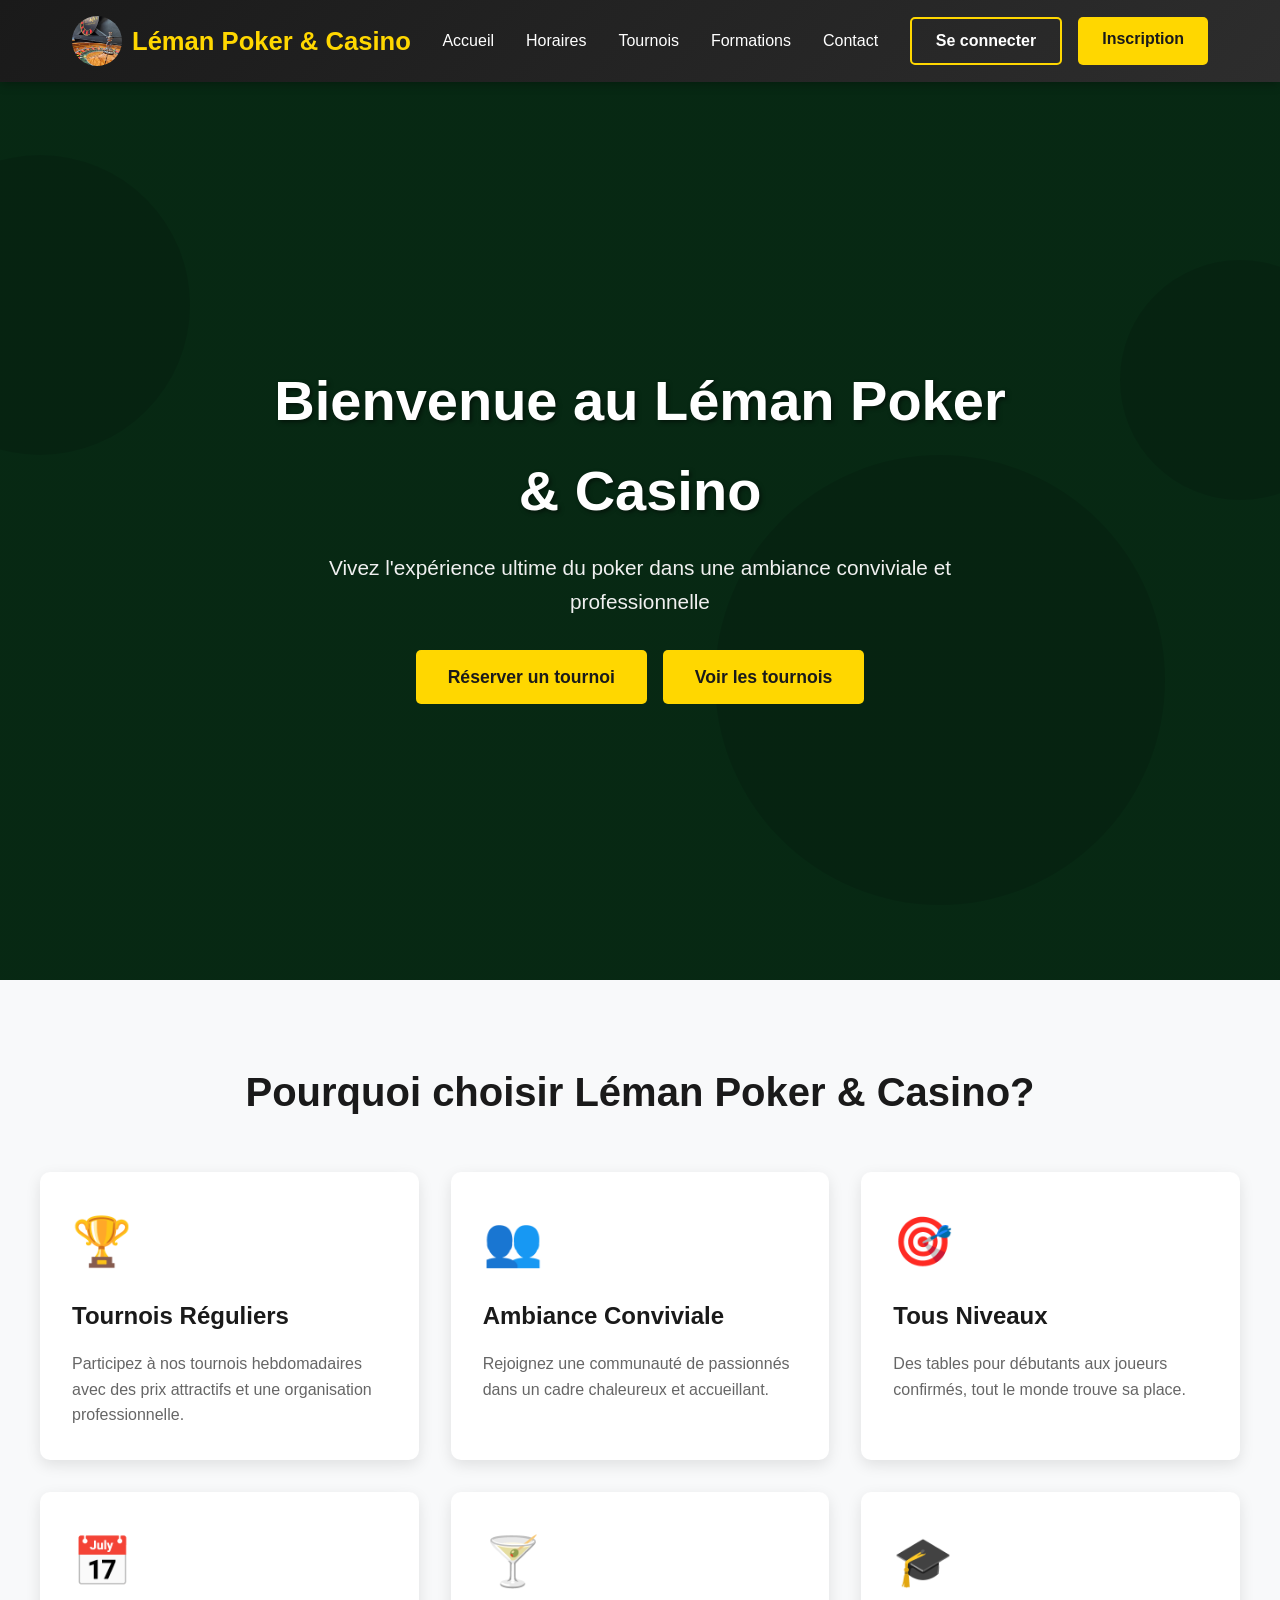
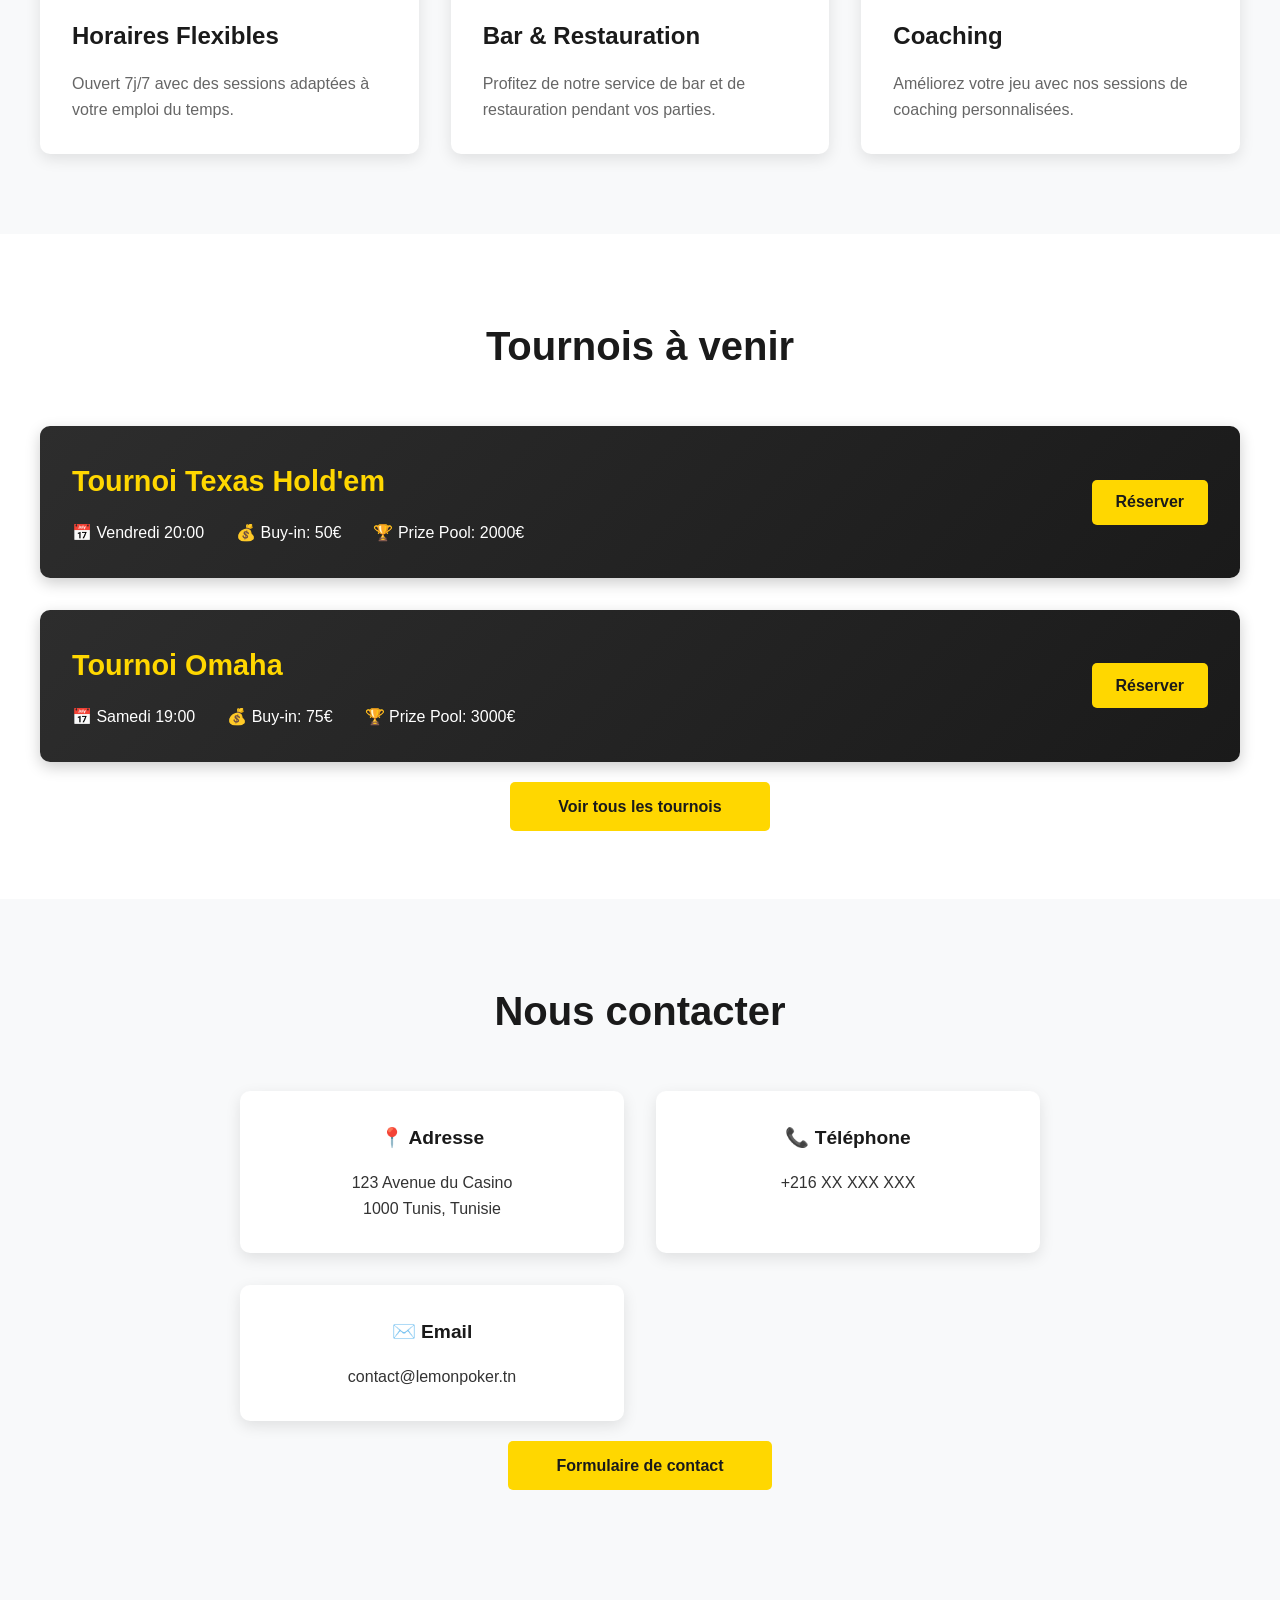
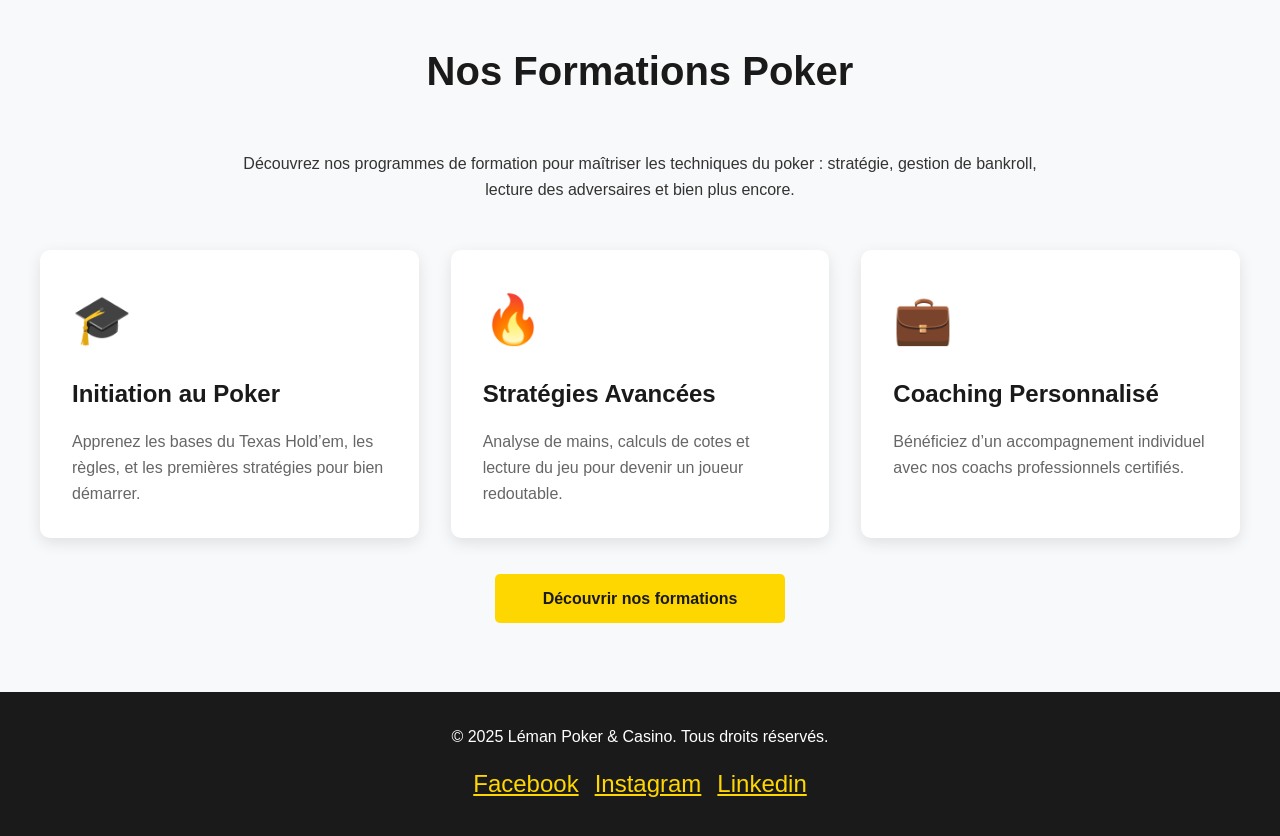
<file: index.html>
<!DOCTYPE html>
<html lang="fr">
<head>
    <meta charset="UTF-8">
    <meta name="viewport" content="width=device-width, initial-scale=1.0">
    <title>Léman Poker & Casino - Accueil</title>
    <style>
        * {
            margin: 0;
            padding: 0;
            box-sizing: border-box;
        }

        body {
            font-family: 'Segoe UI', Tahoma, Geneva, Verdana, sans-serif;
            line-height: 1.6;
            color: #333;
        }

        /* Header & Navigation */
        header {
            background: linear-gradient(135deg, #1a1a1a 0%, #2d2d2d 100%);
            color: #fff;
            padding: 0;
            position: fixed;
            width: 100%;
            top: 0;
            z-index: 1000;
            box-shadow: 0 2px 10px rgba(0,0,0,0.3);
        }

.logo-container {
    display: flex;
    align-items: center;
    gap: 10px;
}

.logo-img {
    width: 50px;
    height: 50px;
    border-radius: 50%;
    object-fit: cover;
}

.site-title {
    font-size: 1.6rem;
    color: #ffd700;
    font-weight: bold;
    margin: 0;
}

.menu {
    display: flex;
    gap: 2rem;
}

.menu a {
    color: #fff;
    text-decoration: none;
    font-weight: 500;
    transition: color 0.3s;
}

.menu a:hover {
    color: #ffd700;
}

/* ✅ Responsive */
@media (max-width: 768px) {
    nav {
        flex-direction: column;
        align-items: center;
    }

    .menu {
        flex-wrap: wrap;
        justify-content: center;
        gap: 1rem;
        margin-top: 0.5rem;
    }

    .logo-img {
        width: 40px;
        height: 40px;
    }

    .site-title {
        font-size: 1.3rem;
    }
}



        nav {
            display: flex;
            justify-content: space-between;
            align-items: center;
            max-width: 1200px;
            margin: 0 auto;
            padding: 1rem 2rem;
        }

        .logo {
            font-size: 1.8rem;
            font-weight: bold;
            color: #ffd700;
            text-decoration: none;
            display: flex;
            align-items: center;
            gap: 0.5rem;
        }

        .logo span {
            color: #fff;
        }

        nav ul {
            display: flex;
            list-style: none;
            gap: 2rem;
        }

        nav a {
            color: #fff;
            text-decoration: none;
            transition: color 0.3s;
            font-weight: 500;
        }

        nav a:hover {
            color: #ffd700;
        }

        .nav-cta {
            display: flex;
            gap: 1rem;
        }

        .btn {
            padding: 0.6rem 1.5rem;
            border-radius: 5px;
            text-decoration: none;
            transition: all 0.3s;
            font-weight: 600;
            border: none;
            cursor: pointer;
        }

        .btn-primary {
            background: #ffd700;
            color: #1a1a1a;
        }

        .btn-primary:hover {
            background: #ffed4e;
            transform: translateY(-2px);
        }

        .btn-secondary {
            background: transparent;
            color: #fff;
            border: 2px solid #ffd700;
        }

        .btn-secondary:hover {
            background: #ffd700;
            color: #1a1a1a;
        }

        /* Hero Section */
        .hero {
            background: linear-gradient(rgba(0,0,0,0.6), rgba(0,0,0,0.6)), 
                        url('data:image/svg+xml,<svg xmlns="http://www.w3.org/2000/svg" viewBox="0 0 1200 600"><rect fill="%23116530" width="1200" height="600"/><circle cx="200" cy="150" r="100" fill="%230d4d24" opacity="0.5"/><circle cx="800" cy="400" r="150" fill="%230d4d24" opacity="0.5"/><circle cx="1000" cy="200" r="80" fill="%230d4d24" opacity="0.5"/></svg>');
            background-size: cover;
            background-position: center;
            height: 100vh;
            display: flex;
            align-items: center;
            justify-content: center;
            text-align: center;
            color: #fff;
            margin-top: 80px;
        }

        .hero-content {
            max-width: 800px;
            padding: 2rem;
        }

        .hero h1 {
            font-size: 3.5rem;
            margin-bottom: 1rem;
            text-shadow: 2px 2px 4px rgba(0,0,0,0.5);
        }

        .hero p {
            font-size: 1.3rem;
            margin-bottom: 2rem;
            color: #f0f0f0;
        }

        .hero-buttons {
            display: flex;
            gap: 1rem;
            justify-content: center;
        }

        /* Features Section */
        .features {
            padding: 5rem 2rem;
            background: #f8f9fa;
        }

        .features-container {
            max-width: 1200px;
            margin: 0 auto;
        }

        .section-title {
            text-align: center;
            font-size: 2.5rem;
            margin-bottom: 3rem;
            color: #1a1a1a;
        }

        .features-grid {
            display: grid;
            grid-template-columns: repeat(auto-fit, minmax(300px, 1fr));
            gap: 2rem;
        }

        .feature-card {
            background: #fff;
            padding: 2rem;
            border-radius: 10px;
            box-shadow: 0 5px 15px rgba(0,0,0,0.1);
            transition: transform 0.3s;
        }

        .feature-card:hover {
            transform: translateY(-10px);
        }

        .feature-icon {
            font-size: 3rem;
            margin-bottom: 1rem;
        }

        .feature-card h3 {
            font-size: 1.5rem;
            margin-bottom: 1rem;
            color: #1a1a1a;
        }

        .feature-card p {
            color: #666;
        }

        /* Tournaments Section */
        .tournaments {
            padding: 5rem 2rem;
            background: #fff;
        }

        .tournaments-container {
            max-width: 1200px;
            margin: 0 auto;
        }

        .tournament-card {
            background: linear-gradient(135deg, #2d2d2d 0%, #1a1a1a 100%);
            color: #fff;
            padding: 2rem;
            border-radius: 10px;
            margin-bottom: 2rem;
            display: flex;
            justify-content: space-between;
            align-items: center;
            box-shadow: 0 5px 15px rgba(0,0,0,0.2);
        }

        .tournament-info h3 {
            font-size: 1.8rem;
            margin-bottom: 0.5rem;
            color: #ffd700;
        }

        .tournament-details {
            display: flex;
            gap: 2rem;
            margin-top: 1rem;
            flex-wrap: wrap;
        }

        .detail-item {
            display: flex;
            align-items: center;
            gap: 0.5rem;
        }

        /* Contact Section */
        .contact {
            padding: 5rem 2rem;
            background: #f8f9fa;
        }

        .contact-container {
            max-width: 800px;
            margin: 0 auto;
            text-align: center;
        }

        .contact-info {
            display: grid;
            grid-template-columns: repeat(auto-fit, minmax(250px, 1fr));
            gap: 2rem;
            margin-top: 3rem;
        }

        .contact-item {
            background: #fff;
            padding: 2rem;
            border-radius: 10px;
            box-shadow: 0 5px 15px rgba(0,0,0,0.1);
        }

        .contact-item h3 {
            font-size: 1.2rem;
            margin-bottom: 1rem;
            color: #1a1a1a;
        }

        /* Footer */
        footer {
            background: #1a1a1a;
            color: #fff;
            padding: 2rem;
            text-align: center;
        }

        footer p {
            margin-bottom: 1rem;
        }

        .social-links {
            display: flex;
            justify-content: center;
            gap: 1rem;
            margin-top: 1rem;
        }

        .social-links a {
            color: #ffd700;
            font-size: 1.5rem;
            transition: color 0.3s;
        }

        .social-links a:hover {
            color: #ffed4e;
        }

        /* Mobile Menu */
        .mobile-menu-btn {
            display: none;
            background: none;
            border: none;
            color: #fff;
            font-size: 1.5rem;
            cursor: pointer;
        }

        @media (max-width: 768px) {
            .mobile-menu-btn {
                display: block;
            }

            nav ul {
                display: none;
                position: absolute;
                top: 100%;
                left: 0;
                right: 0;
                background: #1a1a1a;
                flex-direction: column;
                padding: 1rem;
            }

            nav ul.active {
                display: flex;
            }

            .hero h1 {
                font-size: 2rem;
            }

            .hero p {
                font-size: 1rem;
            }

            .tournament-card {
                flex-direction: column;
                align-items: flex-start;
            }
        }
    </style>
</head>
<body>
    <!-- Header -->
    <header>
        <nav>
            <div class="logo-container">
    <img src="logo-lémon-poker.jpg" alt="Logo Léman Poker" class="logo-img">
    <h1 class="site-title">Léman Poker & Casino</h1>
  </div>
            <button class="mobile-menu-btn" onclick="toggleMenu()">☰</button>
            <ul id="navMenu">
                <li><a href="index.html">Accueil</a></li>
                <li><a href="horaires.html">Horaires</a></li>
                <li><a href="Tournois.html">Tournois</a></li>
				<li><a href="formation.html">Formations</a></li> <!-- 🆕 -->
                <li><a href="contact.html">Contact</a></li>
            </ul>
            <div class="nav-cta">
                <a href="connexion.html" class="btn btn-secondary">Se connecter</a>
                <a href="inscription.html" class="btn btn-primary">Inscription</a>
            </div>
        </nav>
    </header>

    <!-- Hero Section -->
    <section class="hero">
        <div class="hero-content">
            <h1>Bienvenue au Léman Poker & Casino</h1>
            <p>Vivez l'expérience ultime du poker dans une ambiance conviviale et professionnelle</p>
            <div class="hero-buttons">
                <a href="Réservation.html" class="btn btn-primary" style="font-size: 1.1rem; padding: 0.8rem 2rem;">Réserver un tournoi</a>
                <a href="Tournois.html" class="btn btn-primary" style="font-size: 1.1rem; padding: 0.8rem 2rem;">Voir les tournois</a>
            </div>
        </div>
    </section>

    <!-- Features Section -->
    <section class="features">
        <div class="features-container">
            <h2 class="section-title">Pourquoi choisir Léman Poker & Casino?</h2>
            <div class="features-grid">
                <div class="feature-card">
                    <div class="feature-icon">🏆</div>
                    <h3>Tournois Réguliers</h3>
                    <p>Participez à nos tournois hebdomadaires avec des prix attractifs et une organisation professionnelle.</p>
                </div>
                <div class="feature-card">
                    <div class="feature-icon">👥</div>
                    <h3>Ambiance Conviviale</h3>
                    <p>Rejoignez une communauté de passionnés dans un cadre chaleureux et accueillant.</p>
                </div>
                <div class="feature-card">
                    <div class="feature-icon">🎯</div>
                    <h3>Tous Niveaux</h3>
                    <p>Des tables pour débutants aux joueurs confirmés, tout le monde trouve sa place.</p>
                </div>
                <div class="feature-card">
                    <div class="feature-icon">📅</div>
                    <h3>Horaires Flexibles</h3>
                    <p>Ouvert 7j/7 avec des sessions adaptées à votre emploi du temps.</p>
                </div>
                <div class="feature-card">
                    <div class="feature-icon">🍸</div>
                    <h3>Bar & Restauration</h3>
                    <p>Profitez de notre service de bar et de restauration pendant vos parties.</p>
                </div>
                <div class="feature-card">
                    <div class="feature-icon">🎓</div>
                    <h3>Coaching</h3>
                    <p>Améliorez votre jeu avec nos sessions de coaching personnalisées.</p>
                </div>
            </div>
        </div>
    </section>

    <!-- Tournaments Preview -->
    <section class="tournaments">
        <div class="tournaments-container">
            <h2 class="section-title">Tournois à venir</h2>
            <div class="tournament-card">
                <div class="tournament-info">
                    <h3>Tournoi Texas Hold'em</h3>
                    <div class="tournament-details">
                        <div class="detail-item">📅 Vendredi 20:00</div>
                        <div class="detail-item">💰 Buy-in: 50€</div>
                        <div class="detail-item">🏆 Prize Pool: 2000€</div>
                    </div>
                </div>
                <a href="Réservation.html" class="btn btn-primary">Réserver</a>
            </div>
            <div class="tournament-card">
                <div class="tournament-info">
                    <h3>Tournoi Omaha</h3>
                    <div class="tournament-details">
                        <div class="detail-item">📅 Samedi 19:00</div>
                        <div class="detail-item">💰 Buy-in: 75€</div>
                        <div class="detail-item">🏆 Prize Pool: 3000€</div>
                    </div>
                </div>
                <a href="reservation.html" class="btn btn-primary">Réserver</a>
            </div>
            <div style="text-align: center; margin-top: 2rem;">
                <a href="Tournois.html" class="btn btn-primary" style="padding: 1rem 3rem;">Voir tous les tournois</a>
            </div>
        </div>
    </section>

    <!-- Contact Preview -->
    <section class="contact">
        <div class="contact-container">
            <h2 class="section-title">Nous contacter</h2>
            <div class="contact-info">
                <div class="contact-item">
                    <h3>📍 Adresse</h3>
                    <p>123 Avenue du Casino<br>1000 Tunis, Tunisie</p>
                </div>
                <div class="contact-item">
                    <h3>📞 Téléphone</h3>
                    <p>+216 XX XXX XXX</p>
                </div>
                <div class="contact-item">
                    <h3>✉️ Email</h3>
                    <p>contact@lemonpoker.tn</p>
                </div>
            </div>
            <div style="margin-top: 2rem;">
                <a href="contact.html" class="btn btn-primary" style="padding: 1rem 3rem;">Formulaire de contact</a>
            </div>
        </div>
    </section>
	<!-- Formations Section -->
<section class="formations" style="padding:5rem 2rem; background:#f8f9fa;">
  <div style="max-width:1200px; margin:auto;">
    <h2 class="section-title">Nos Formations Poker</h2>
    <p style="text-align:center; max-width:800px; margin:0 auto 3rem;">
      Découvrez nos programmes de formation pour maîtriser les techniques du poker : stratégie, gestion de bankroll, lecture des adversaires et bien plus encore.
    </p>
    <div class="features-grid">
      <div class="feature-card">
        <div class="feature-icon">🎓</div>
        <h3>Initiation au Poker</h3>
        <p>Apprenez les bases du Texas Hold’em, les règles, et les premières stratégies pour bien démarrer.</p>
      </div>
      <div class="feature-card">
        <div class="feature-icon">🔥</div>
        <h3>Stratégies Avancées</h3>
        <p>Analyse de mains, calculs de cotes et lecture du jeu pour devenir un joueur redoutable.</p>
      </div>
      <div class="feature-card">
        <div class="feature-icon">💼</div>
        <h3>Coaching Personnalisé</h3>
        <p>Bénéficiez d’un accompagnement individuel avec nos coachs professionnels certifiés.</p>
      </div>
    </div>
    <div style="text-align:center; margin-top:3rem;">
      <a href="formation.html" class="btn btn-primary" style="padding:1rem 3rem;">Découvrir nos formations</a>
    </div>
  </div>
</section>


    <!-- Footer -->
    <footer>
        <p>&copy; 2025 Léman Poker & Casino. Tous droits réservés.</p>
        <div class="social-links">
            <a href="https://www.facebook.com/profile.php?id=61550649364939">Facebook</a>
            <a href="https://www.instagram.com/lemanpokercasino/">Instagram</a>
            <a href="https://ch.linkedin.com/company/l%C3%A9man-poker-casino-formation">Linkedin</a>
        </div>
    </footer>

    <script>
        function toggleMenu() {
            const menu = document.getElementById('navMenu');
            menu.classList.toggle('active');
        }
    </script>
</body>
</html>
</file>
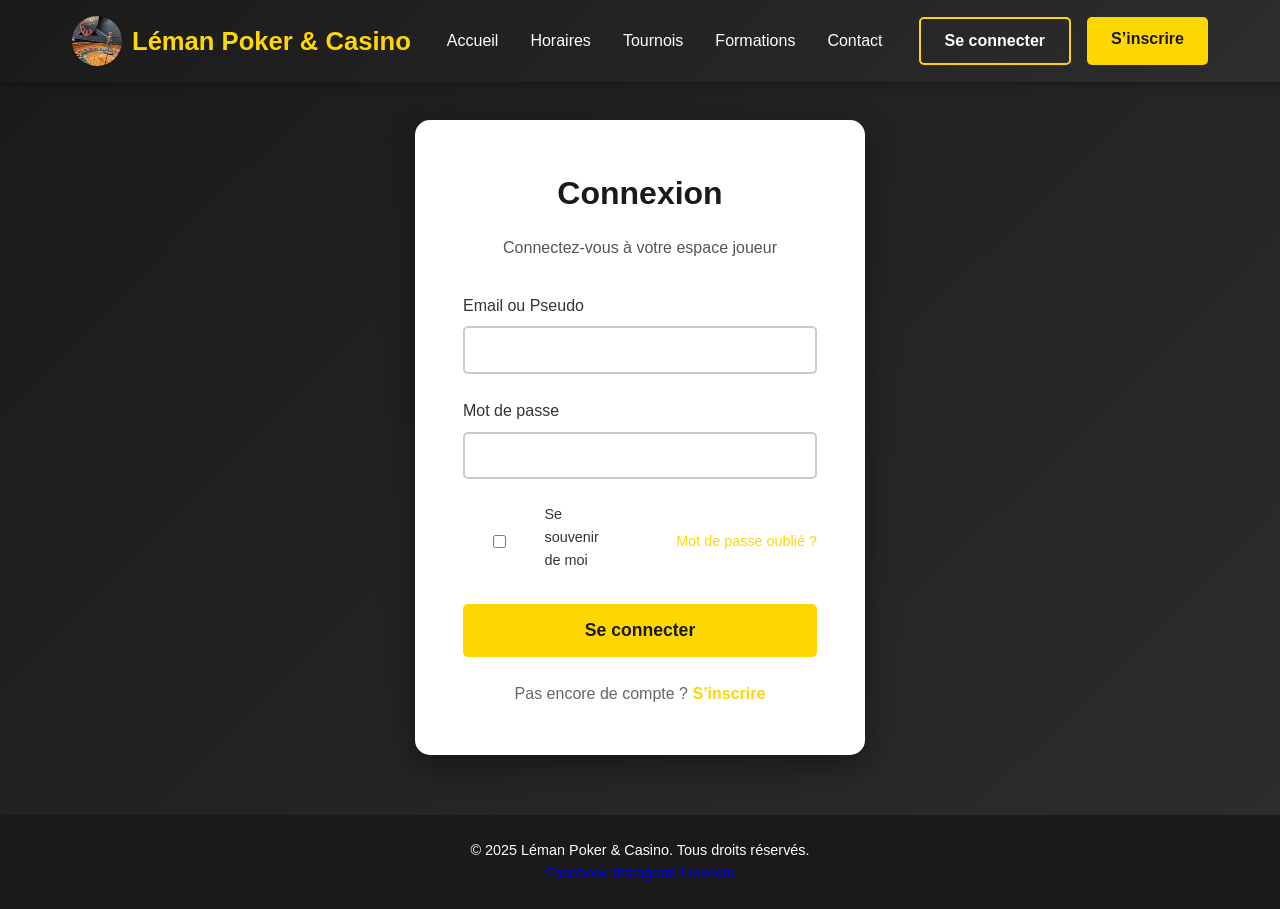
<file: connexion.html>
<!DOCTYPE html>
<html lang="fr">
<head>
  <meta charset="UTF-8" />
  <meta name="viewport" content="width=device-width, initial-scale=1.0">
  <title>Connexion - Léman Poker & Casino</title>
  <style>
    * {
      margin: 0;
      padding: 0;
      box-sizing: border-box;
    }

    body {
      font-family: 'Segoe UI', Tahoma, Geneva, Verdana, sans-serif;
      line-height: 1.6;
      color: #333;
      background: linear-gradient(135deg, #1a1a1a 0%, #2d2d2d 100%);
      min-height: 100vh;
      display: flex;
      flex-direction: column;
    }

    /* --- HEADER --- */
    header {
      background: linear-gradient(135deg, #1a1a1a 0%, #2d2d2d 100%);
      color: #fff;
      padding: 0;
      position: fixed;
      width: 100%;
      top: 0;
      z-index: 1000;
      box-shadow: 0 2px 10px rgba(0,0,0,0.3);
    }

    nav {
      display: flex;
      justify-content: space-between;
      align-items: center;
      max-width: 1200px;
      margin: 0 auto;
      padding: 1rem 2rem;
      flex-wrap: wrap;
    }

    .logo-container {
      display: flex;
      align-items: center;
      gap: 10px;
    }

    .logo-img {
      width: 50px;
      height: 50px;
      border-radius: 50%;
      object-fit: cover;
    }

    .site-title {
      font-size: 1.6rem;
      color: #ffd700;
      font-weight: bold;
      margin: 0;
    }

    #navMenu {
      display: flex;
      justify-content: center;
      flex: 1;
      gap: 2rem;
      list-style: none;
    }

    #navMenu a {
      color: #fff;
      text-decoration: none;
      font-weight: 500;
      transition: color 0.3s;
    }

    #navMenu a:hover,
    #navMenu a.active {
      color: #ffd700;
    }

    .nav-cta {
      display: flex;
      gap: 1rem;
    }

    .btn {
      padding: 0.6rem 1.5rem;
      border-radius: 5px;
      text-decoration: none;
      transition: all 0.3s;
      font-weight: 600;
      border: none;
      cursor: pointer;
    }

    .btn-primary {
      background: #ffd700;
      color: #1a1a1a;
    }

    .btn-primary:hover {
      background: #ffed4e;
      transform: translateY(-2px);
    }

    .btn-secondary {
      background: transparent;
      color: #fff;
      border: 2px solid #ffd700;
    }

    .btn-secondary:hover {
      background: #ffd700;
      color: #1a1a1a;
    }

    .mobile-menu-btn {
      display: none;
      background: none;
      border: none;
      color: #fff;
      font-size: 1.5rem;
      cursor: pointer;
    }

    /* --- FORMULAIRE --- */
    main {
      flex: 1;
      display: flex;
      justify-content: center;
      align-items: center;
      padding-top: 120px;
      padding-bottom: 60px;
    }

    .form-container {
      background: #fff;
      color: #333;
      padding: 3rem;
      border-radius: 15px;
      box-shadow: 0 10px 30px rgba(0,0,0,0.4);
      max-width: 450px;
      width: 100%;
    }

    .form-container h1 {
      text-align: center;
      color: #1a1a1a;
      margin-bottom: 1rem;
    }

    .form-container p {
      text-align: center;
      color: #555;
      margin-bottom: 2rem;
    }

    .form-group {
      margin-bottom: 1.5rem;
    }

    label {
      display: block;
      margin-bottom: 0.5rem;
      font-weight: 500;
    }

    input {
      width: 100%;
      padding: 0.8rem;
      border: 2px solid #ccc;
      border-radius: 5px;
      font-size: 1rem;
      transition: border-color 0.3s;
    }

    input:focus {
      outline: none;
      border-color: #ffd700;
    }

    .checkbox-group {
      display: flex;
      justify-content: space-between;
      align-items: center;
      margin-bottom: 1.5rem;
      font-size: 0.9rem;
    }

    .checkbox-wrapper {
      display: flex;
      align-items: center;
      gap: 0.5rem;
    }

    .forgot-password {
      color: #ffd700;
      text-decoration: none;
    }

    .forgot-password:hover {
      text-decoration: underline;
    }

    button.btn {
      width: 100%;
      padding: 1rem;
      background: #ffd700;
      color: #1a1a1a;
      border: none;
      border-radius: 5px;
      font-size: 1.1rem;
      font-weight: 600;
      cursor: pointer;
      transition: all 0.3s;
    }

    button.btn:hover {
      background: #ffed4e;
      transform: translateY(-2px);
    }

    .form-footer {
      text-align: center;
      margin-top: 1.5rem;
      color: #666;
    }

    .form-footer a {
      color: #ffd700;
      text-decoration: none;
      font-weight: 600;
    }

    .form-footer a:hover {
      text-decoration: underline;
    }

    footer {
      background: #1a1a1a;
      text-align: center;
      padding: 1.5rem;
      color: #fff;
      font-size: 0.9rem;
    }

    /* --- Responsive --- */
    @media (max-width: 768px) {
      nav {
        flex-direction: column;
        align-items: center;
      }

      #navMenu {
        display: none;
        flex-direction: column;
        width: 100%;
        text-align: center;
        background: #1a1a1a;
        padding: 1rem 0;
      }

      #navMenu.active {
        display: flex;
      }

      .mobile-menu-btn {
        display: block;
      }

      .form-container {
        padding: 2rem 1.5rem;
      }
    }
  </style>
</head>
<body>

  <header>
    <nav>
      <div class="logo-container">
        <img src="logo-lémon-poker.jpg" alt="Logo Léman Poker" class="logo-img">
        <h1 class="site-title">Léman Poker & Casino</h1>
      </div>
      <button class="mobile-menu-btn" onclick="toggleMenu()">☰</button>

      <ul id="navMenu">
        <li><a href="index.html">Accueil</a></li>
        <li><a href="horaires.html">Horaires</a></li>
        <li><a href="tournois.html">Tournois</a></li>
        <li><a href="formation.html">Formations</a></li>
        <li><a href="contact.html">Contact</a></li>
      </ul>

      <div class="nav-cta">
        <a href="connexion.html" class="btn btn-secondary">Se connecter</a>
        <a href="inscription.html" class="btn btn-primary">S’inscrire</a>
      </div>
    </nav>
  </header>

  <main>
    <div class="form-container">
      <h1>Connexion</h1>
      <p>Connectez-vous à votre espace joueur</p>

      <form id="connexionForm" onsubmit="handleSubmit(event)">
        <div class="form-group">
          <label for="email">Email ou Pseudo</label>
          <input type="text" id="email" required>
        </div>

        <div class="form-group">
          <label for="password">Mot de passe</label>
          <input type="password" id="password" required>
        </div>

        <div class="checkbox-group">
          <div class="checkbox-wrapper">
            <input type="checkbox" id="remember">
            <label for="remember">Se souvenir de moi</label>
          </div>
          <a href="#" class="forgot-password">Mot de passe oublié ?</a>
        </div>

        <button type="submit" class="btn">Se connecter</button>
      </form>

      <div class="form-footer">
        Pas encore de compte ? <a href="inscription.html">S’inscrire</a>
      </div>
    </div>
  </main>

      <!-- Footer -->
    <footer>
        <p>&copy; 2025 Léman Poker & Casino. Tous droits réservés.</p>
        <div class="social-links">
            <a href="https://www.facebook.com/profile.php?id=61550649364939">Facebook</a>
            <a href="https://www.instagram.com/lemanpokercasino/">Instagram</a>
            <a href="https://ch.linkedin.com/company/l%C3%A9man-poker-casino-formation">Linkedin</a>
        </div>
    </footer>

  <script>
    function toggleMenu() {
      document.getElementById('navMenu').classList.toggle('active');
    }

    function handleSubmit(event) {
      event.preventDefault();
      const email = document.getElementById('email').value;
      const password = document.getElementById('password').value;
      if (email && password) {
        alert('Connexion réussie ! Bienvenue au Léman Poker & Casino.');
        window.location.href = 'acceuil.html';
      }
    }
  </script>
</body>
</html>
</file>
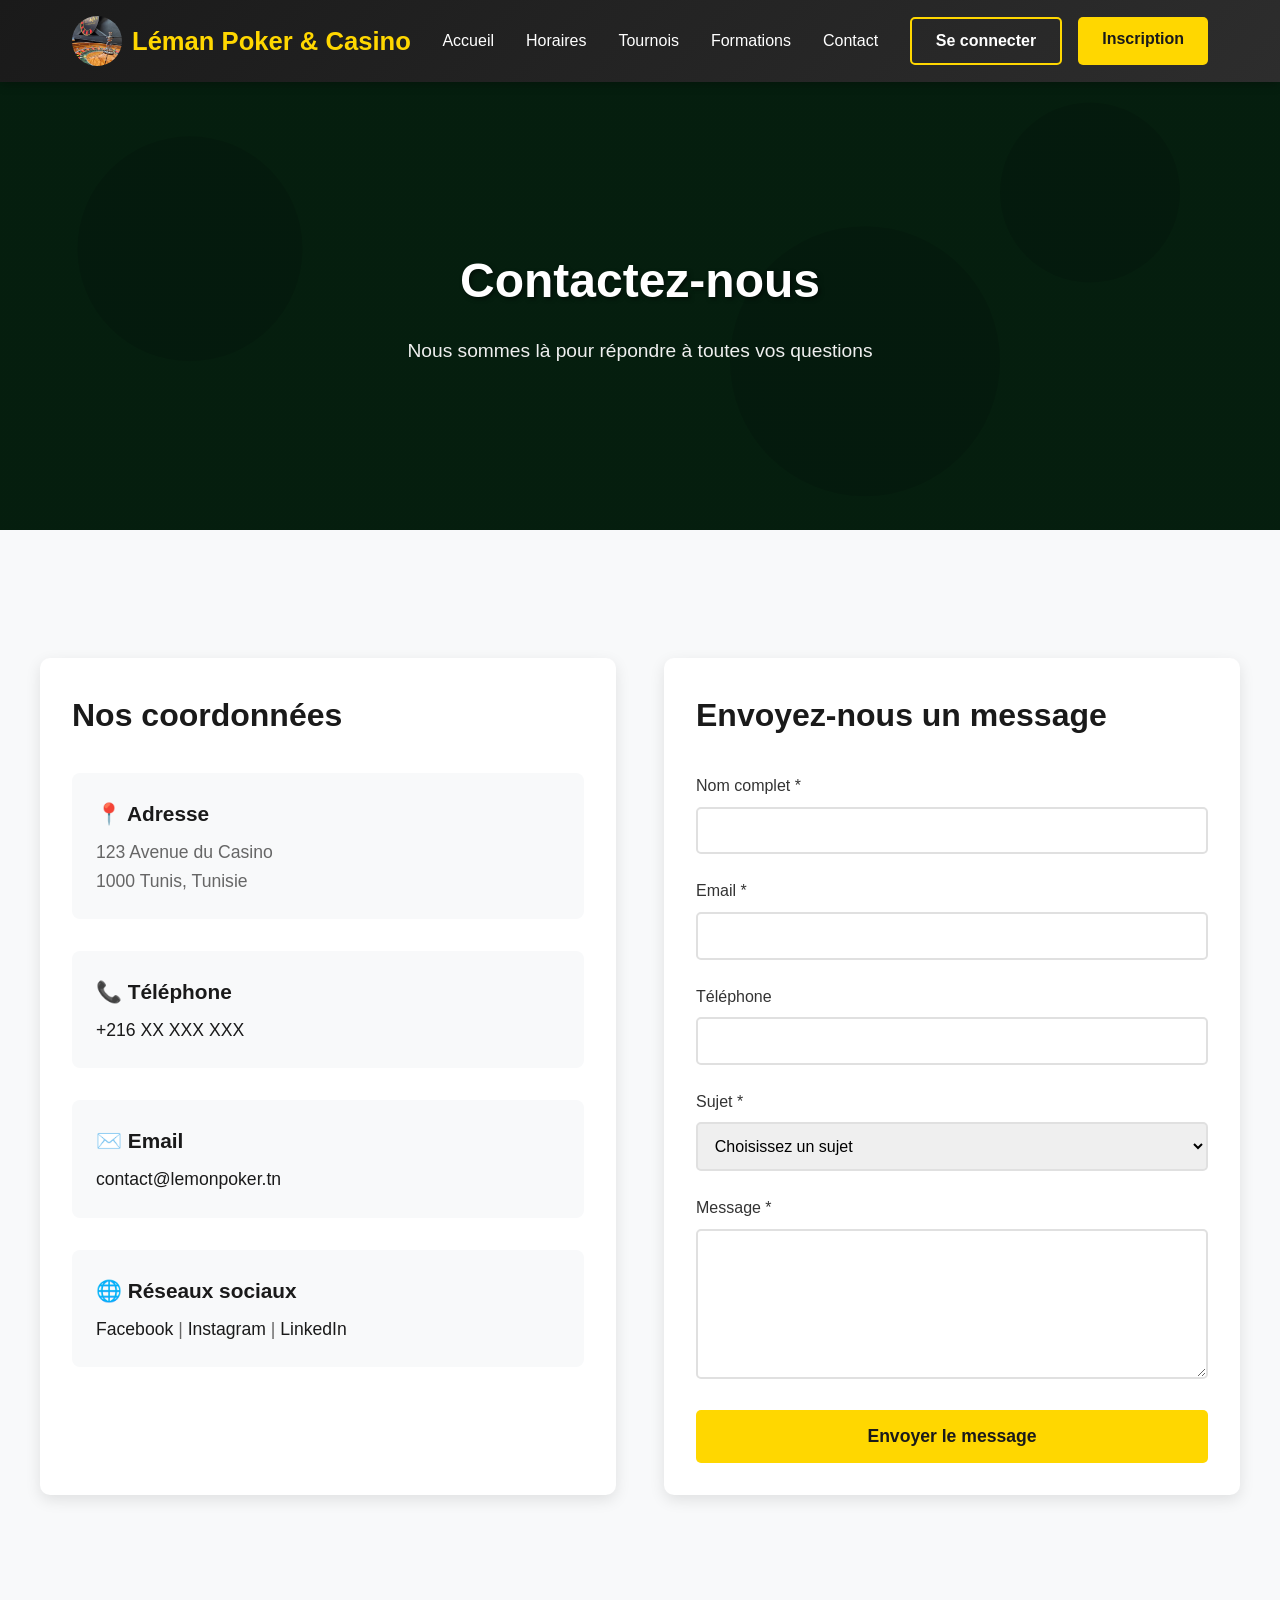
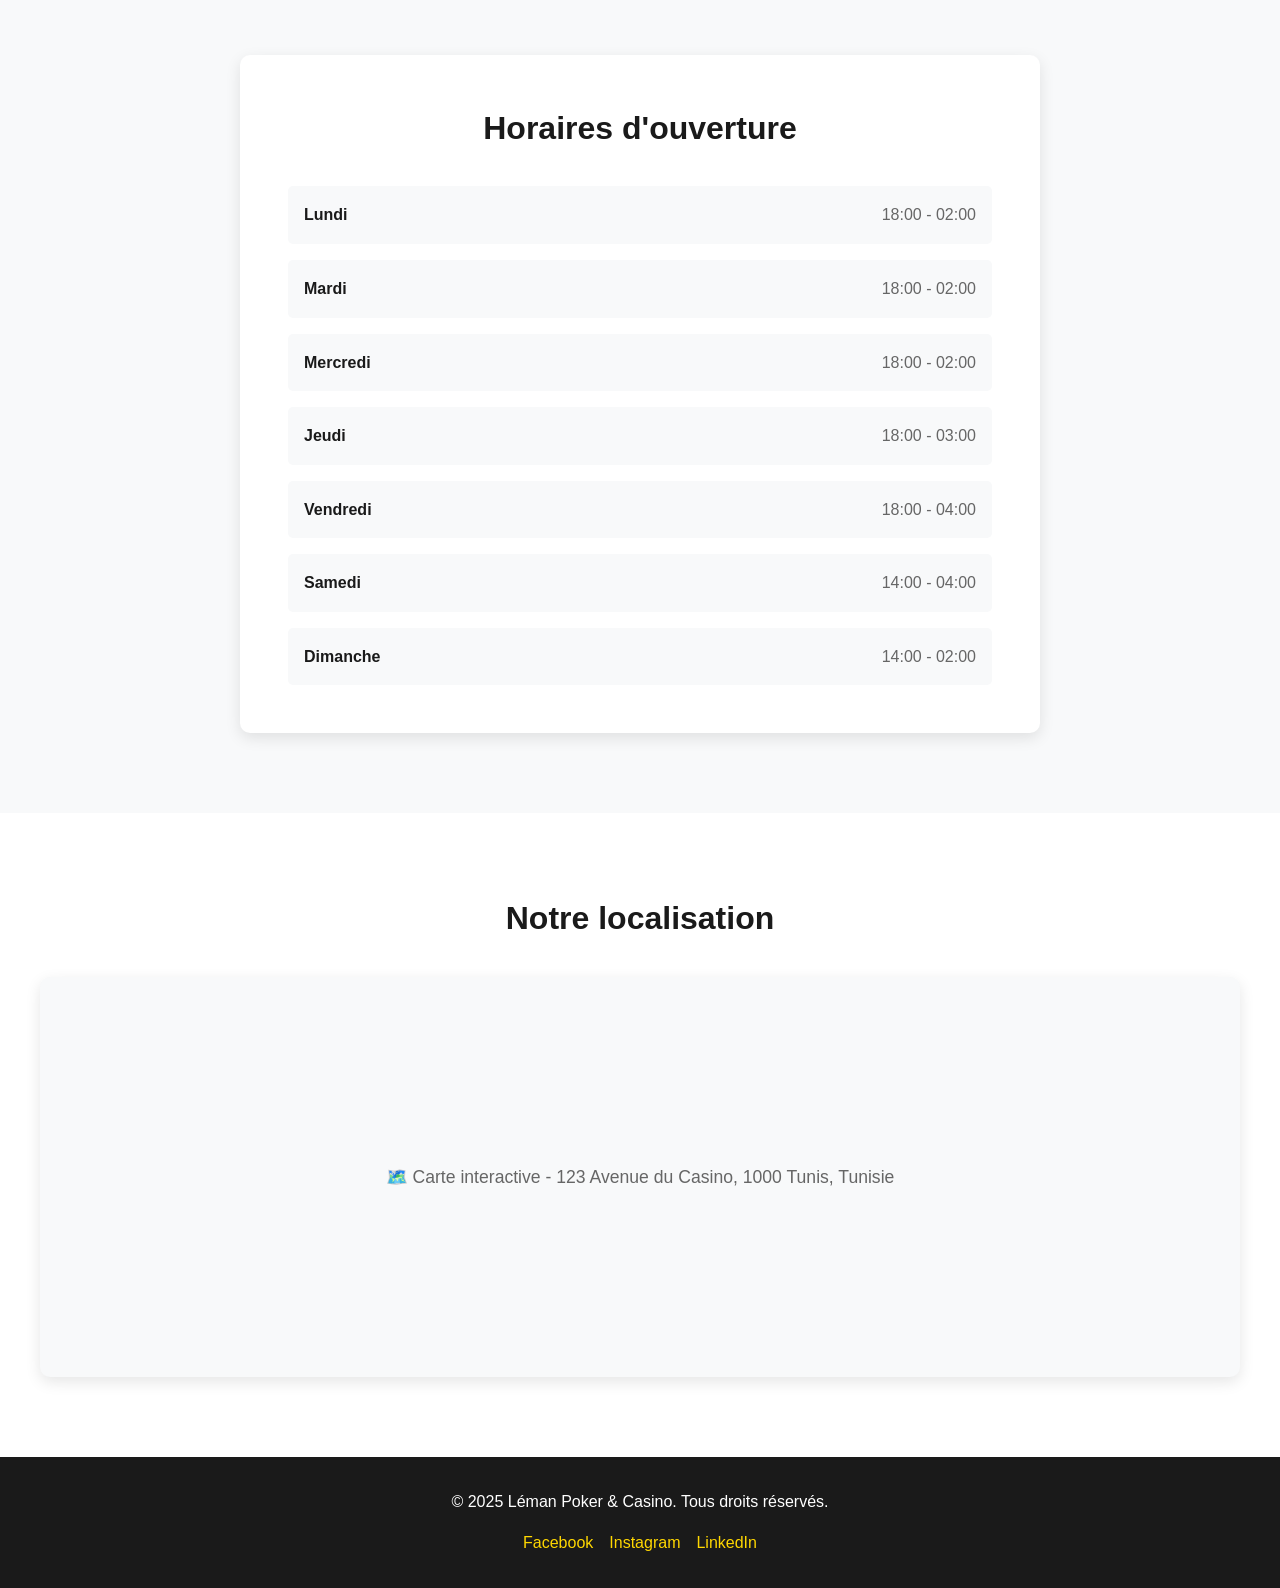
<file: contact.html>
<!DOCTYPE html>
<html lang="fr">
<head>
    <meta charset="UTF-8">
    <meta name="viewport" content="width=device-width, initial-scale=1.0">
    <title>Contact - Léman Poker & Casino</title>
    <style>
        * {
            margin: 0;
            padding: 0;
            box-sizing: border-box;
        }

        body {
            font-family: 'Segoe UI', Tahoma, Geneva, Verdana, sans-serif;
            line-height: 1.6;
            color: #333;
        }

        /* Header & Navigation */
        header {
            background: linear-gradient(135deg, #1a1a1a 0%, #2d2d2d 100%);
            color: #fff;
            padding: 0;
            position: fixed;
            width: 100%;
            top: 0;
            z-index: 1000;
            box-shadow: 0 2px 10px rgba(0,0,0,0.3);
        }

        .logo-container {
            display: flex;
            align-items: center;
            gap: 10px;
        }

        .logo-img {
            width: 50px;
            height: 50px;
            border-radius: 50%;
            object-fit: cover;
        }

        .site-title {
            font-size: 1.6rem;
            color: #ffd700;
            font-weight: bold;
            margin: 0;
        }

        nav {
            display: flex;
            justify-content: space-between;
            align-items: center;
            max-width: 1200px;
            margin: 0 auto;
            padding: 1rem 2rem;
        }

        nav ul {
            display: flex;
            list-style: none;
            gap: 2rem;
        }

        nav a {
            color: #fff;
            text-decoration: none;
            transition: color 0.3s;
            font-weight: 500;
        }

        nav a:hover {
            color: #ffd700;
        }

        .nav-cta {
            display: flex;
            gap: 1rem;
        }

        .btn {
            padding: 0.6rem 1.5rem;
            border-radius: 5px;
            text-decoration: none;
            transition: all 0.3s;
            font-weight: 600;
            border: none;
            cursor: pointer;
            display: inline-block;
        }

        .btn-primary {
            background: #ffd700;
            color: #1a1a1a;
        }

        .btn-primary:hover {
            background: #ffed4e;
            transform: translateY(-2px);
        }

        .btn-secondary {
            background: transparent;
            color: #fff;
            border: 2px solid #ffd700;
        }

        .btn-secondary:hover {
            background: #ffd700;
            color: #1a1a1a;
        }

        /* Mobile Menu */
        .mobile-menu-btn {
            display: none;
            background: none;
            border: none;
            color: #fff;
            font-size: 1.5rem;
            cursor: pointer;
        }

        /* Page Header */
        .page-header {
            background: linear-gradient(rgba(0,0,0,0.7), rgba(0,0,0,0.7)),
                        url('data:image/svg+xml,<svg xmlns="http://www.w3.org/2000/svg" viewBox="0 0 1200 400"><rect fill="%23116530" width="1200" height="400"/><circle cx="200" cy="150" r="100" fill="%230d4d24" opacity="0.5"/><circle cx="800" cy="250" r="120" fill="%230d4d24" opacity="0.5"/><circle cx="1000" cy="100" r="80" fill="%230d4d24" opacity="0.5"/></svg>');
            background-size: cover;
            background-position: center;
            height: 50vh;
            display: flex;
            align-items: center;
            justify-content: center;
            text-align: center;
            color: #fff;
            margin-top: 80px;
        }

        .page-header h1 {
            font-size: 3rem;
            margin-bottom: 1rem;
            text-shadow: 2px 2px 4px rgba(0,0,0,0.5);
        }

        .page-header p {
            font-size: 1.2rem;
            color: #f0f0f0;
        }

        /* Contact Section */
        .contact-section {
            padding: 5rem 2rem;
            background: #f8f9fa;
        }

        .contact-container {
            max-width: 1200px;
            margin: 0 auto;
        }

        .contact-content {
            display: grid;
            grid-template-columns: 1fr 1fr;
            gap: 3rem;
            margin-top: 3rem;
        }

        .contact-info-section {
            background: #fff;
            padding: 2rem;
            border-radius: 10px;
            box-shadow: 0 5px 15px rgba(0,0,0,0.1);
        }

        .contact-info-section h2 {
            font-size: 2rem;
            margin-bottom: 2rem;
            color: #1a1a1a;
        }

        .info-item {
            margin-bottom: 2rem;
            padding: 1.5rem;
            background: #f8f9fa;
            border-radius: 8px;
            transition: transform 0.3s;
        }

        .info-item:hover {
            transform: translateX(5px);
        }

        .info-item h3 {
            font-size: 1.3rem;
            margin-bottom: 0.5rem;
            color: #1a1a1a;
            display: flex;
            align-items: center;
            gap: 0.5rem;
        }

        .info-item p {
            color: #666;
            font-size: 1.1rem;
        }

        .info-item a {
            color: #1a1a1a;
            text-decoration: none;
            transition: color 0.3s;
        }

        .info-item a:hover {
            color: #ffd700;
        }

        /* Contact Form */
        .contact-form-section {
            background: #fff;
            padding: 2rem;
            border-radius: 10px;
            box-shadow: 0 5px 15px rgba(0,0,0,0.1);
        }

        .contact-form-section h2 {
            font-size: 2rem;
            margin-bottom: 2rem;
            color: #1a1a1a;
        }

        .form-group {
            margin-bottom: 1.5rem;
        }

        .form-group label {
            display: block;
            margin-bottom: 0.5rem;
            color: #333;
            font-weight: 500;
        }

        .form-group input,
        .form-group textarea,
        .form-group select {
            width: 100%;
            padding: 0.8rem;
            border: 2px solid #e0e0e0;
            border-radius: 5px;
            font-size: 1rem;
            font-family: inherit;
            transition: border-color 0.3s;
        }

        .form-group input:focus,
        .form-group textarea:focus,
        .form-group select:focus {
            outline: none;
            border-color: #ffd700;
        }

        .form-group textarea {
            resize: vertical;
            min-height: 150px;
        }

        .form-message {
            padding: 1rem;
            border-radius: 5px;
            margin-bottom: 1.5rem;
            display: none;
        }

        .form-message.success {
            background: #d4edda;
            color: #155724;
            border: 1px solid #c3e6cb;
        }

        .form-message.error {
            background: #f8d7da;
            color: #721c24;
            border: 1px solid #f5c6cb;
        }

        /* Map Section */
        .map-section {
            padding: 5rem 2rem;
            background: #fff;
        }

        .map-container {
            max-width: 1200px;
            margin: 0 auto;
        }

        .map-container h2 {
            font-size: 2rem;
            margin-bottom: 2rem;
            text-align: center;
            color: #1a1a1a;
        }

        .map-placeholder {
            width: 100%;
            height: 400px;
            background: #f8f9fa;
            border-radius: 10px;
            display: flex;
            align-items: center;
            justify-content: center;
            box-shadow: 0 5px 15px rgba(0,0,0,0.1);
        }

        .map-placeholder p {
            color: #666;
            font-size: 1.1rem;
        }

        /* Hours Section */
        .hours-section {
            padding: 5rem 2rem;
            background: #f8f9fa;
        }

        .hours-container {
            max-width: 800px;
            margin: 0 auto;
            background: #fff;
            padding: 3rem;
            border-radius: 10px;
            box-shadow: 0 5px 15px rgba(0,0,0,0.1);
        }

        .hours-container h2 {
            font-size: 2rem;
            margin-bottom: 2rem;
            text-align: center;
            color: #1a1a1a;
        }

        .hours-list {
            display: grid;
            gap: 1rem;
        }

        .hours-item {
            display: flex;
            justify-content: space-between;
            padding: 1rem;
            background: #f8f9fa;
            border-radius: 5px;
        }

        .hours-item .day {
            font-weight: 600;
            color: #1a1a1a;
        }

        .hours-item .time {
            color: #666;
        }

        /* Footer */
        footer {
            background: #1a1a1a;
            color: #fff;
            padding: 2rem;
            text-align: center;
        }

        footer p {
            margin-bottom: 1rem;
        }

        .social-links {
            display: flex;
            justify-content: center;
            gap: 1rem;
            margin-top: 1rem;
        }

        .social-links a {
            color: #ffd700;
            text-decoration: none;
            transition: color 0.3s;
        }

        .social-links a:hover {
            color: #ffed4e;
        }

        /* Responsive */
        @media (max-width: 993px) {
            .mobile-menu-btn {
                display: block;
            }

            nav ul {
                display: none;
                position: absolute;
                top: 100%;
                left: 0;
                right: 0;
                background: #1a1a1a;
                flex-direction: column;
                padding: 1rem;
            }

            nav ul.active {
                display: flex;
            }

            .nav-cta {
                flex-direction: column;
            }

            .page-header h1 {
                font-size: 2rem;
            }

            .contact-content {
                grid-template-columns: 1fr;
            }

            .logo-img {
                width: 40px;
                height: 40px;
            }

            .site-title {
                font-size: 1.3rem;
            }
        }
    </style>
</head>
<body>
    <!-- Header -->
    <header>
        <nav>
            <div class="logo-container">
                <img src="logo-lémon-poker.jpg" alt="Logo Léman Poker" class="logo-img">
                <h1 class="site-title">Léman Poker & Casino</h1>
            </div>
            <button class="mobile-menu-btn" onclick="toggleMenu()">☰</button>
            <ul id="navMenu">
                <li><a href="index.html">Accueil</a></li>
                <li><a href="horaires.html">Horaires</a></li>
                <li><a href="Tournois.html">Tournois</a></li>
                <li><a href="formation.html">Formations</a></li>
                <li><a href="contact.html">Contact</a></li>
            </ul>
            <div class="nav-cta">
                <a href="connexion.html" class="btn btn-secondary">Se connecter</a>
                <a href="inscription.html" class="btn btn-primary">Inscription</a>
            </div>
        </nav>
    </header>

    <!-- Page Header -->
    <section class="page-header">
        <div>
            <h1>Contactez-nous</h1>
            <p>Nous sommes là pour répondre à toutes vos questions</p>
        </div>
    </section>

    <!-- Contact Section -->
    <section class="contact-section">
        <div class="contact-container">
            <div class="contact-content">
                <!-- Contact Info -->
                <div class="contact-info-section">
                    <h2>Nos coordonnées</h2>
                    <div class="info-item">
                        <h3>📍 Adresse</h3>
                        <p>123 Avenue du Casino<br>1000 Tunis, Tunisie</p>
                    </div>
                    <div class="info-item">
                        <h3>📞 Téléphone</h3>
                        <p><a href="tel:+21612345678">+216 XX XXX XXX</a></p>
                    </div>
                    <div class="info-item">
                        <h3>✉️ Email</h3>
                        <p><a href="mailto:contact@lemonpoker.tn">contact@lemonpoker.tn</a></p>
                    </div>
                    <div class="info-item">
                        <h3>🌐 Réseaux sociaux</h3>
                        <p>
                            <a href="https://www.facebook.com/profile.php?id=61550649364939" target="_blank">Facebook</a> |
                            <a href="https://www.instagram.com/lemanpokercasino/" target="_blank">Instagram</a> |
                            <a href="https://ch.linkedin.com/company/l%C3%A9man-poker-casino-formation" target="_blank">LinkedIn</a>
                        </p>
                    </div>
                </div>

                <!-- Contact Form -->
                <div class="contact-form-section">
                    <h2>Envoyez-nous un message</h2>
                    <div id="formMessage" class="form-message"></div>
                    <form id="contactForm">
                        <div class="form-group">
                            <label for="name">Nom complet *</label>
                            <input type="text" id="name" name="name" required>
                        </div>
                        <div class="form-group">
                            <label for="email">Email *</label>
                            <input type="email" id="email" name="email" required>
                        </div>
                        <div class="form-group">
                            <label for="phone">Téléphone</label>
                            <input type="tel" id="phone" name="phone">
                        </div>
                        <div class="form-group">
                            <label for="subject">Sujet *</label>
                            <select id="subject" name="subject" required>
                                <option value="">Choisissez un sujet</option>
                                <option value="information">Demande d'information</option>
                                <option value="reservation">Réservation</option>
                                <option value="formation">Formations</option>
                                <option value="partenariat">Partenariat</option>
                                <option value="autre">Autre</option>
                            </select>
                        </div>
                        <div class="form-group">
                            <label for="message">Message *</label>
                            <textarea id="message" name="message" required></textarea>
                        </div>
                        <button type="submit" class="btn btn-primary" style="width: 100%; padding: 1rem; font-size: 1.1rem;">
                            Envoyer le message
                        </button>
                    </form>
                </div>
            </div>
        </div>
    </section>

    <!-- Hours Section -->
    <section class="hours-section">
        <div class="hours-container">
            <h2>Horaires d'ouverture</h2>
            <div class="hours-list">
                <div class="hours-item">
                    <span class="day">Lundi</span>
                    <span class="time">18:00 - 02:00</span>
                </div>
                <div class="hours-item">
                    <span class="day">Mardi</span>
                    <span class="time">18:00 - 02:00</span>
                </div>
                <div class="hours-item">
                    <span class="day">Mercredi</span>
                    <span class="time">18:00 - 02:00</span>
                </div>
                <div class="hours-item">
                    <span class="day">Jeudi</span>
                    <span class="time">18:00 - 03:00</span>
                </div>
                <div class="hours-item">
                    <span class="day">Vendredi</span>
                    <span class="time">18:00 - 04:00</span>
                </div>
                <div class="hours-item">
                    <span class="day">Samedi</span>
                    <span class="time">14:00 - 04:00</span>
                </div>
                <div class="hours-item">
                    <span class="day">Dimanche</span>
                    <span class="time">14:00 - 02:00</span>
                </div>
            </div>
        </div>
    </section>

    <!-- Map Section -->
    <section class="map-section">
        <div class="map-container">
            <h2>Notre localisation</h2>
            <div class="map-placeholder">
                <p>🗺️ Carte interactive - 123 Avenue du Casino, 1000 Tunis, Tunisie</p>
            </div>
        </div>
    </section>

    <!-- Footer -->
    <footer>
        <p>&copy; 2025 Léman Poker & Casino. Tous droits réservés.</p>
        <div class="social-links">
            <a href="https://www.facebook.com/profile.php?id=61550649364939" target="_blank">Facebook</a>
            <a href="https://www.instagram.com/lemanpokercasino/" target="_blank">Instagram</a>
            <a href="https://ch.linkedin.com/company/l%C3%A9man-poker-casino-formation" target="_blank">LinkedIn</a>
        </div>
    </footer>

    <script>
        function toggleMenu() {
            const menu = document.getElementById('navMenu');
            menu.classList.toggle('active');
        }

        // Contact Form Handling
        document.getElementById('contactForm').addEventListener('submit', function(e) {
            e.preventDefault();

            const formMessage = document.getElementById('formMessage');
            const name = document.getElementById('name').value;
            const email = document.getElementById('email').value;
            const phone = document.getElementById('phone').value;
            const subject = document.getElementById('subject').value;
            const message = document.getElementById('message').value;

            // Validate form
            if (!name || !email || !subject || !message) {
                showMessage('Veuillez remplir tous les champs obligatoires.', 'error');
                return;
            }

            // Email validation
            const emailRegex = /^[^\s@]+@[^\s@]+\.[^\s@]+$/;
            if (!emailRegex.test(email)) {
                showMessage('Veuillez entrer une adresse email valide.', 'error');
                return;
            }

            // Simulate form submission
            showMessage('Votre message a été envoyé avec succès! Nous vous répondrons dans les plus brefs délais.', 'success');

            // Reset form
            document.getElementById('contactForm').reset();

            // Scroll to message
            formMessage.scrollIntoView({ behavior: 'smooth', block: 'center' });
        });

        function showMessage(text, type) {
            const formMessage = document.getElementById('formMessage');
            formMessage.textContent = text;
            formMessage.className = 'form-message ' + type;
            formMessage.style.display = 'block';

            // Hide message after 5 seconds
            setTimeout(() => {
                formMessage.style.display = 'none';
            }, 5000);
        }
    </script>
</body>
</html>
</file>
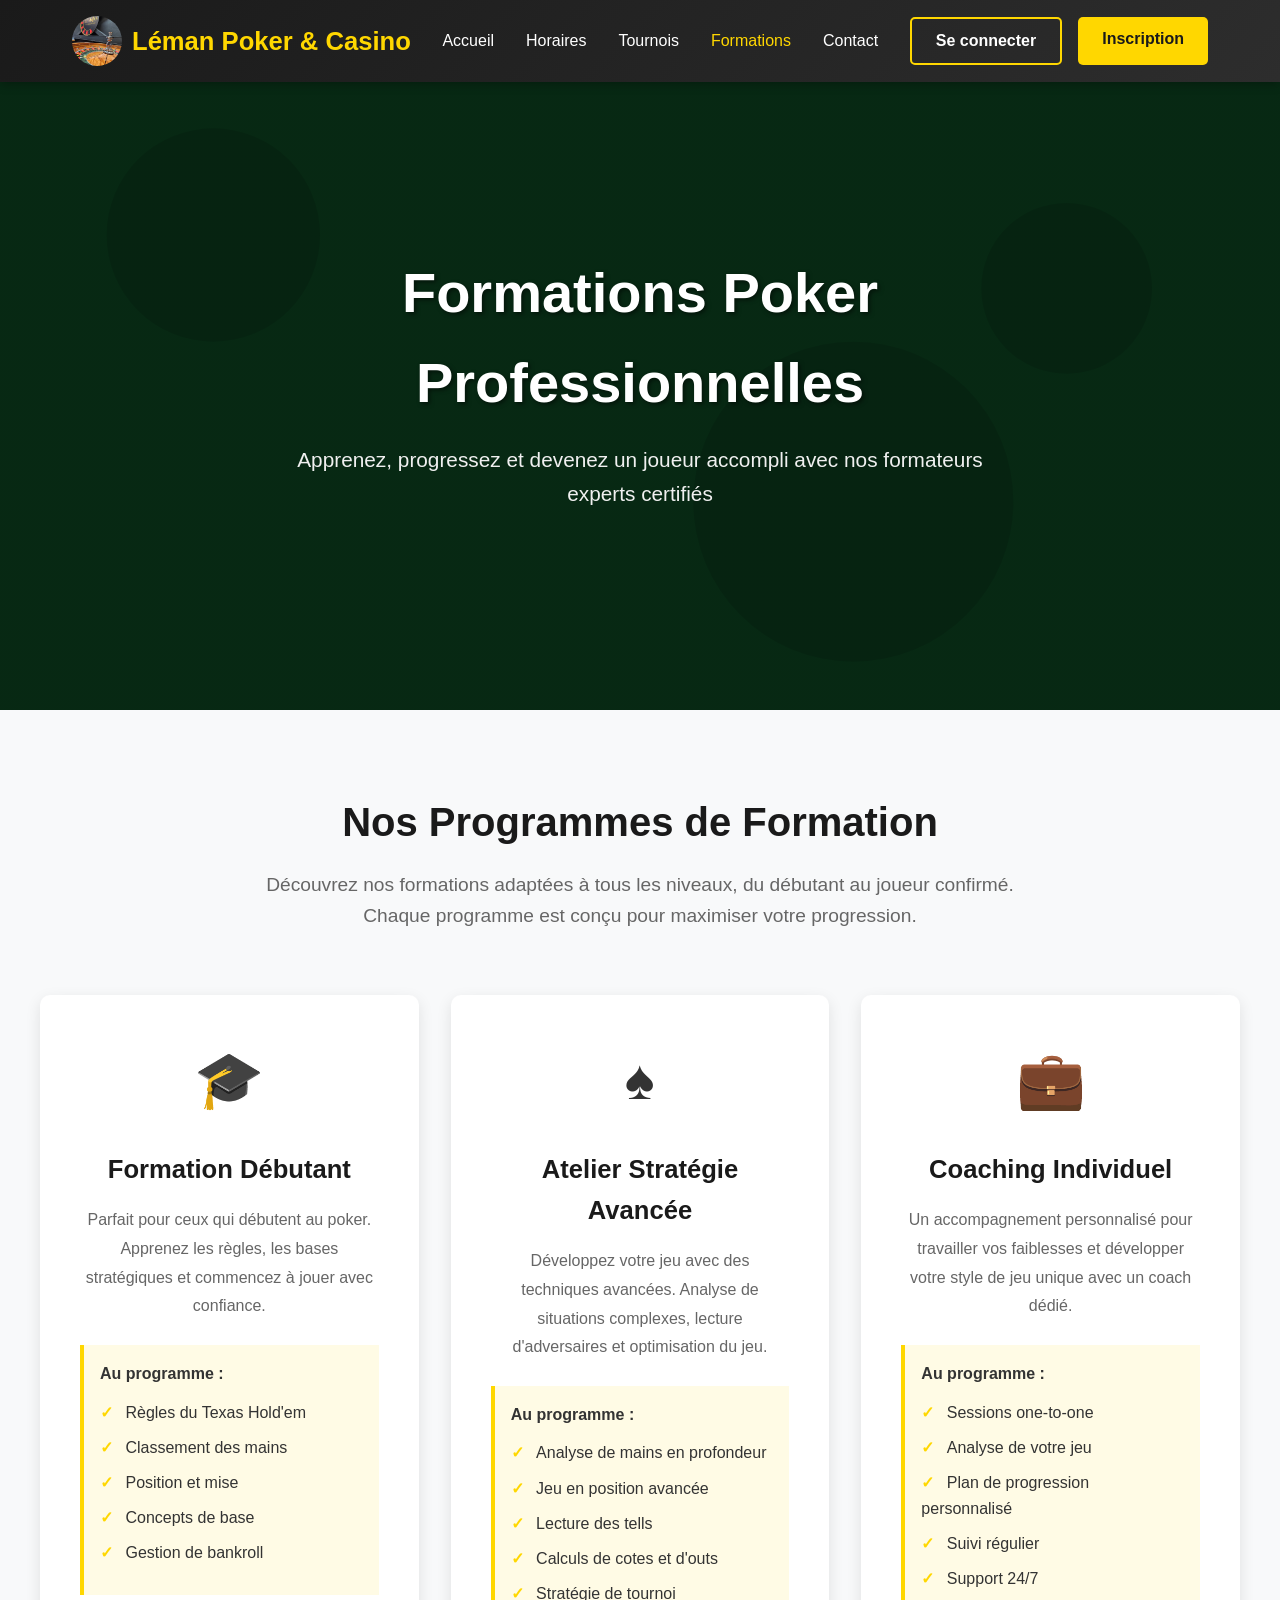
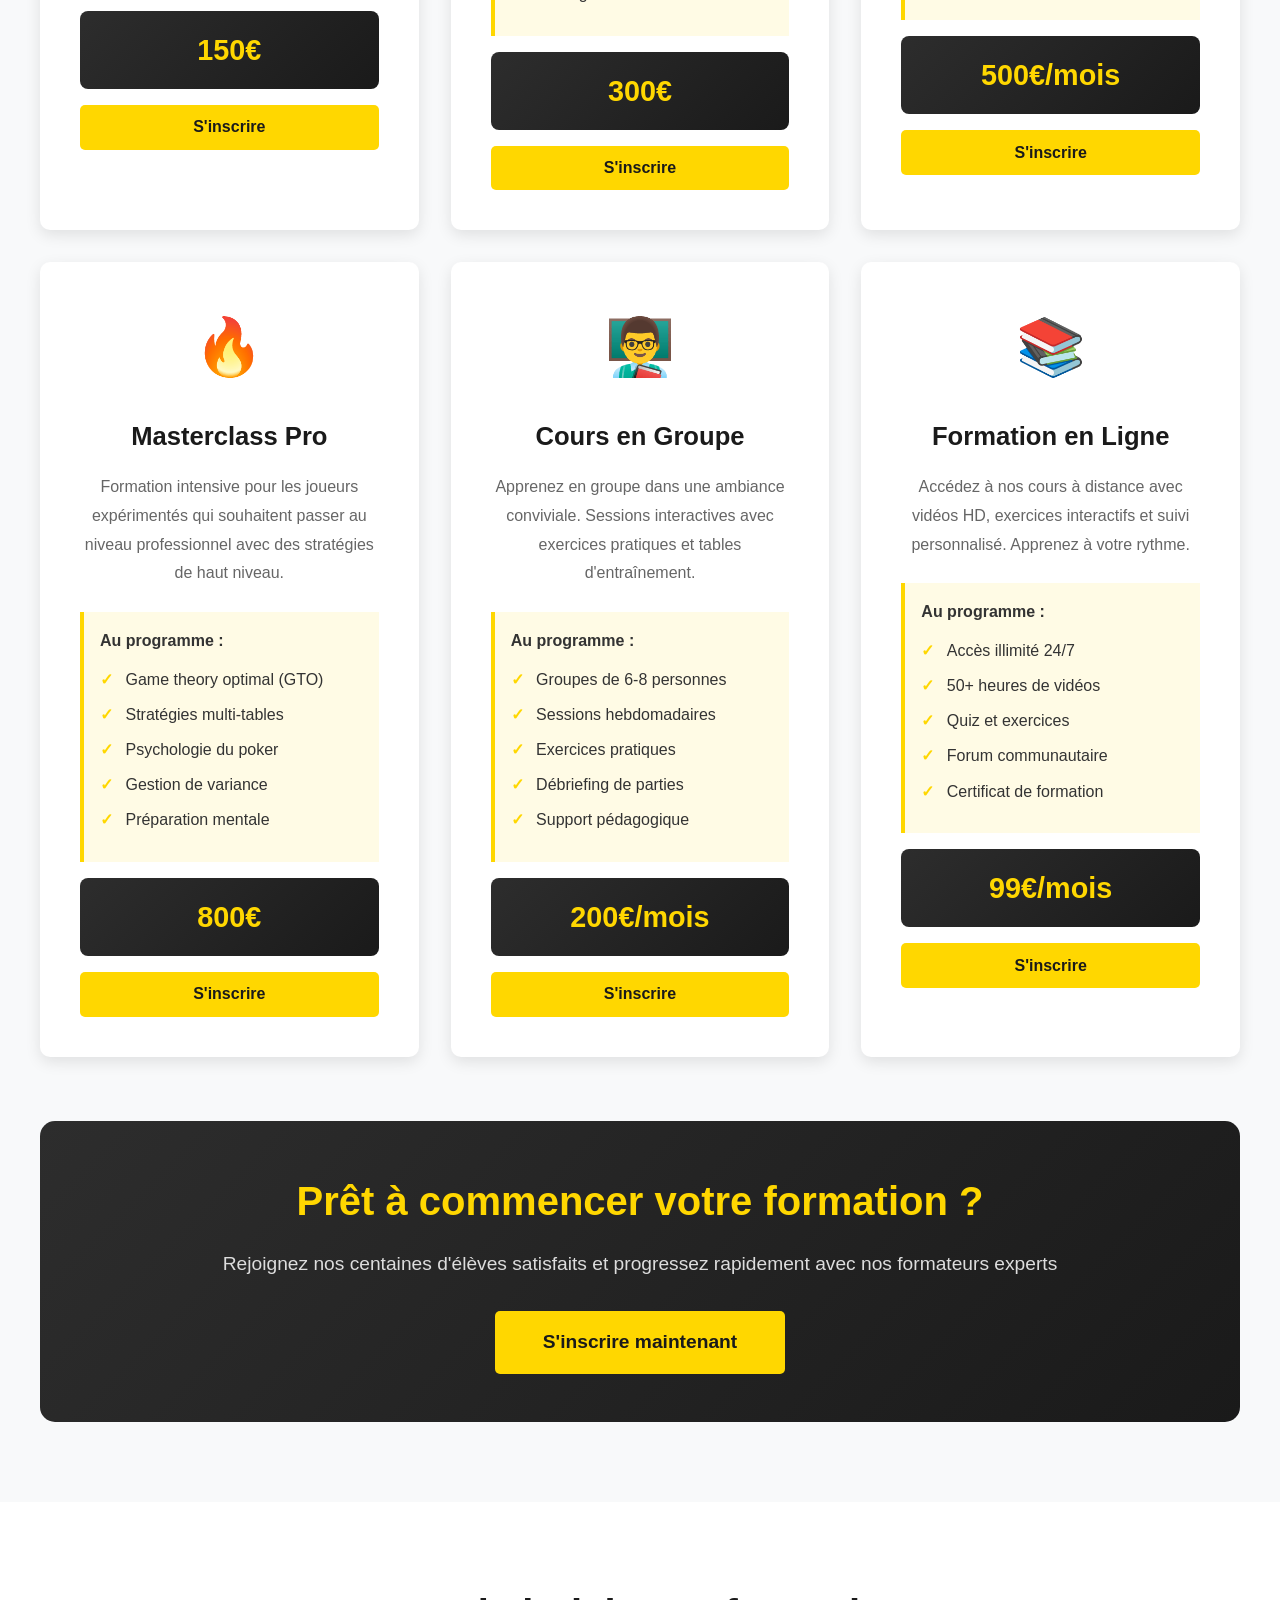
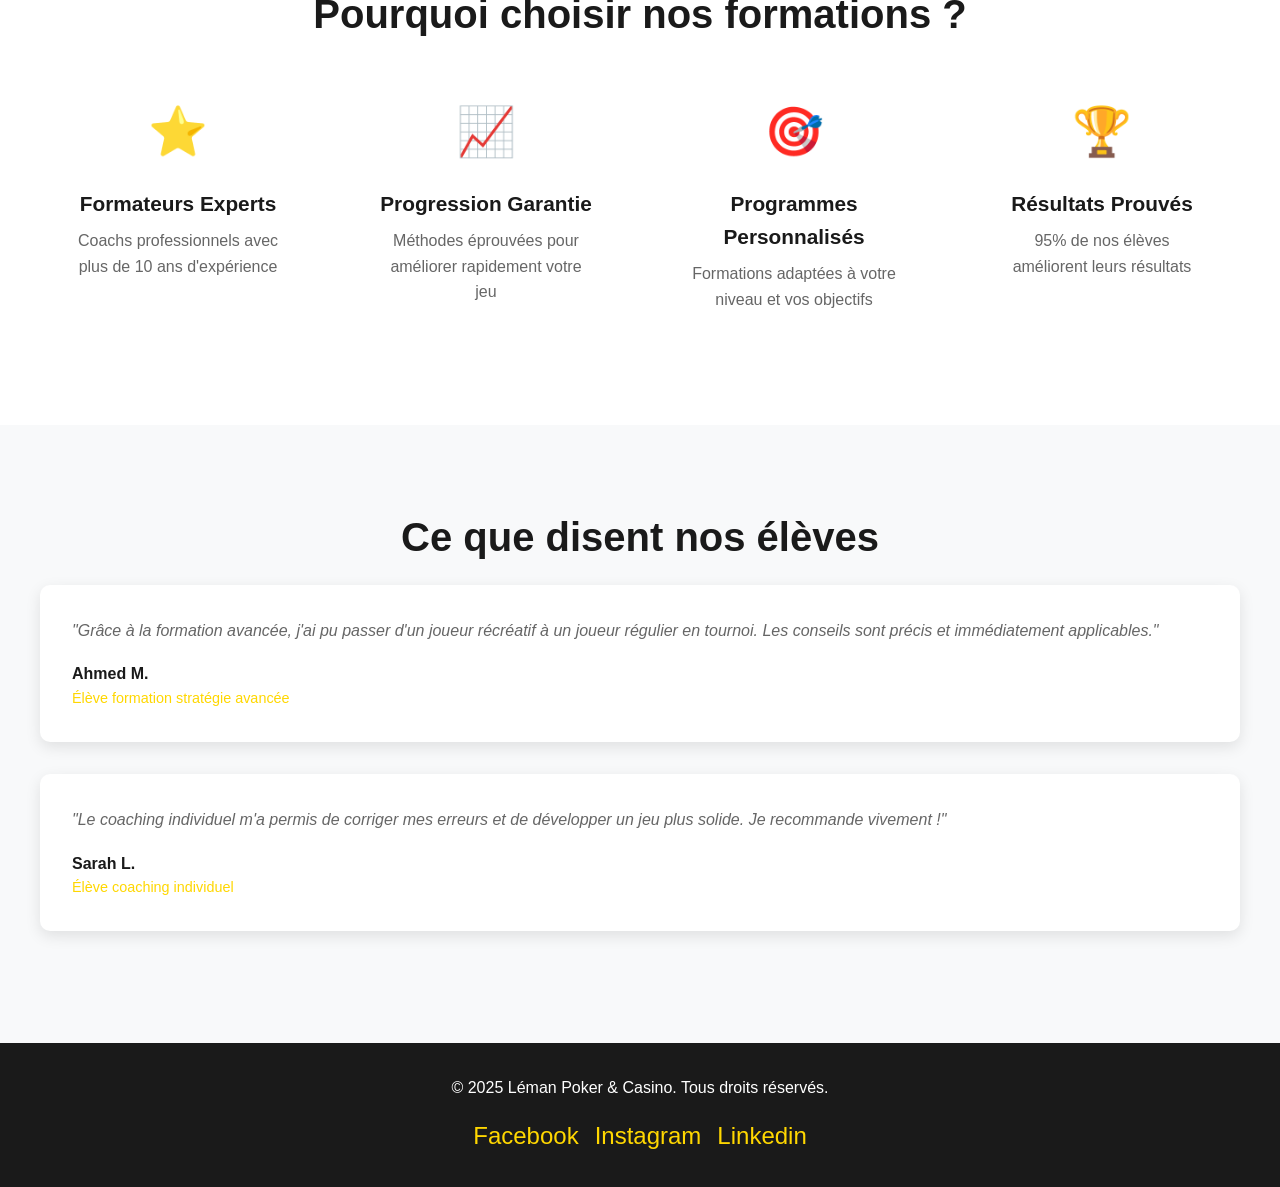
<file: formation.html>
<!DOCTYPE html>
<html lang="fr">
<head>
    <meta charset="UTF-8">
    <meta name="viewport" content="width=device-width, initial-scale=1.0">
    <title>Formations Poker - Léman Poker & Casino</title>
    <style>
        * {
            margin: 0;
            padding: 0;
            box-sizing: border-box;
        }

        body {
            font-family: 'Segoe UI', Tahoma, Geneva, Verdana, sans-serif;
            line-height: 1.6;
            color: #333;
        }

        /* Header & Navigation */
        header {
            background: linear-gradient(135deg, #1a1a1a 0%, #2d2d2d 100%);
            color: #fff;
            padding: 0;
            position: fixed;
            width: 100%;
            top: 0;
            z-index: 1000;
            box-shadow: 0 2px 10px rgba(0,0,0,0.3);
        }

        nav {
            display: flex;
            justify-content: space-between;
            align-items: center;
            max-width: 1200px;
            margin: 0 auto;
            padding: 1rem 2rem;
        }

        .logo-container {
            display: flex;
            align-items: center;
            gap: 10px;
        }

        .logo-img {
            width: 50px;
            height: 50px;
            border-radius: 50%;
            object-fit: cover;
        }

        .site-title {
            font-size: 1.6rem;
            color: #ffd700;
            font-weight: bold;
            margin: 0;
        }

        nav ul {
            display: flex;
            list-style: none;
            gap: 2rem;
        }

        nav a {
            color: #fff;
            text-decoration: none;
            transition: color 0.3s;
            font-weight: 500;
        }

        nav a:hover,
        nav a.active {
            color: #ffd700;
        }

        .nav-cta {
            display: flex;
            gap: 1rem;
        }

        .btn {
            padding: 0.6rem 1.5rem;
            border-radius: 5px;
            text-decoration: none;
            transition: all 0.3s;
            font-weight: 600;
            border: none;
            cursor: pointer;
            display: inline-block;
        }

        .btn-primary {
            background: #ffd700;
            color: #1a1a1a;
        }

        .btn-primary:hover {
            background: #ffed4e;
            transform: translateY(-2px);
        }

        .btn-secondary {
            background: transparent;
            color: #fff;
            border: 2px solid #ffd700;
        }

        .btn-secondary:hover {
            background: #ffd700;
            color: #1a1a1a;
        }

        /* Mobile Menu */
        .mobile-menu-btn {
            display: none;
            background: none;
            border: none;
            color: #fff;
            font-size: 1.5rem;
            cursor: pointer;
        }

        /* Hero Section */
        .hero {
            background: linear-gradient(rgba(0,0,0,0.6), rgba(0,0,0,0.6)), 
                        url('data:image/svg+xml,<svg xmlns="http://www.w3.org/2000/svg" viewBox="0 0 1200 600"><rect fill="%23116530" width="1200" height="600"/><circle cx="200" cy="150" r="100" fill="%230d4d24" opacity="0.5"/><circle cx="800" cy="400" r="150" fill="%230d4d24" opacity="0.5"/><circle cx="1000" cy="200" r="80" fill="%230d4d24" opacity="0.5"/></svg>');
            background-size: cover;
            background-position: center;
            height: 70vh;
            display: flex;
            align-items: center;
            justify-content: center;
            text-align: center;
            color: #fff;
            margin-top: 80px;
        }

        .hero-content {
            max-width: 800px;
            padding: 2rem;
        }

        .hero h1 {
            font-size: 3.5rem;
            margin-bottom: 1rem;
            text-shadow: 2px 2px 4px rgba(0,0,0,0.5);
        }

        .hero p {
            font-size: 1.3rem;
            margin-bottom: 2rem;
            color: #f0f0f0;
        }

        /* Formations Section */
        .formations {
            padding: 5rem 2rem;
            background: #f8f9fa;
        }

        .formations-container {
            max-width: 1200px;
            margin: 0 auto;
        }

        .section-title {
            text-align: center;
            font-size: 2.5rem;
            margin-bottom: 1rem;
            color: #1a1a1a;
        }

        .section-subtitle {
            text-align: center;
            font-size: 1.2rem;
            color: #666;
            margin-bottom: 4rem;
            max-width: 800px;
            margin-left: auto;
            margin-right: auto;
        }

        .features-grid {
            display: grid;
            grid-template-columns: repeat(auto-fit, minmax(300px, 1fr));
            gap: 2rem;
            margin-bottom: 3rem;
        }

        .feature-card {
            background: #fff;
            padding: 2.5rem;
            border-radius: 10px;
            box-shadow: 0 5px 15px rgba(0,0,0,0.1);
            transition: transform 0.3s;
            text-align: center;
        }

        .feature-card:hover {
            transform: translateY(-10px);
        }

        .feature-icon {
            font-size: 3.5rem;
            margin-bottom: 1.5rem;
        }

        .feature-card h3 {
            font-size: 1.6rem;
            margin-bottom: 1rem;
            color: #1a1a1a;
        }

        .feature-card p {
            color: #666;
            line-height: 1.8;
            margin-bottom: 1.5rem;
        }

        .formation-details {
            background: rgba(255, 215, 0, 0.1);
            border-left: 4px solid #ffd700;
            padding: 1rem;
            margin-top: 1rem;
            text-align: left;
        }

        .formation-details ul {
            list-style: none;
            padding: 0;
            margin: 0.5rem 0;
        }

        .formation-details li {
            padding: 0.3rem 0;
            color: #333;
        }

        .formation-details li:before {
            content: "✓ ";
            color: #ffd700;
            font-weight: bold;
            margin-right: 0.5rem;
        }

        .price-tag {
            background: linear-gradient(135deg, #2d2d2d 0%, #1a1a1a 100%);
            color: #ffd700;
            font-size: 1.8rem;
            font-weight: bold;
            padding: 1rem;
            border-radius: 8px;
            margin: 1rem 0;
        }

        /* CTA Section */
        .cta-section {
            text-align: center;
            margin-top: 4rem;
            padding: 3rem 2rem;
            background: linear-gradient(135deg, #2d2d2d 0%, #1a1a1a 100%);
            border-radius: 15px;
            color: #fff;
        }

        .cta-section h2 {
            font-size: 2.5rem;
            margin-bottom: 1rem;
            color: #ffd700;
        }

        .cta-section p {
            font-size: 1.2rem;
            margin-bottom: 2rem;
            color: #ddd;
        }

        /* Why Choose Us Section */
        .why-choose {
            padding: 5rem 2rem;
            background: #fff;
        }

        .why-choose-container {
            max-width: 1200px;
            margin: 0 auto;
        }

        .benefits-grid {
            display: grid;
            grid-template-columns: repeat(auto-fit, minmax(250px, 1fr));
            gap: 2rem;
        }

        .benefit-item {
            text-align: center;
            padding: 2rem;
        }

        .benefit-icon {
            font-size: 3rem;
            margin-bottom: 1rem;
        }

        .benefit-item h3 {
            font-size: 1.3rem;
            margin-bottom: 0.5rem;
            color: #1a1a1a;
        }

        .benefit-item p {
            color: #666;
        }

        /* Testimonials */
        .testimonials {
            padding: 5rem 2rem;
            background: #f8f9fa;
        }

        .testimonials-container {
            max-width: 1200px;
            margin: 0 auto;
        }

        .testimonial-card {
            background: #fff;
            padding: 2rem;
            border-radius: 10px;
            box-shadow: 0 5px 15px rgba(0,0,0,0.1);
            margin-bottom: 2rem;
        }

        .testimonial-text {
            font-style: italic;
            color: #666;
            margin-bottom: 1rem;
            line-height: 1.8;
        }

        .testimonial-author {
            font-weight: bold;
            color: #1a1a1a;
        }

        .testimonial-role {
            color: #ffd700;
            font-size: 0.9rem;
        }

        /* Footer */
        footer {
            background: #1a1a1a;
            color: #fff;
            padding: 2rem;
            text-align: center;
        }

        footer p {
            margin-bottom: 1rem;
        }

        .social-links {
            display: flex;
            justify-content: center;
            gap: 1rem;
            margin-top: 1rem;
        }

        .social-links a {
            color: #ffd700;
            font-size: 1.5rem;
            transition: color 0.3s;
            text-decoration: none;
        }

        .social-links a:hover {
            color: #ffed4e;
        }

        /* Responsive */
        @media (max-width: 768px) {
            .mobile-menu-btn {
                display: block;
            }

            nav ul {
                display: none;
                position: absolute;
                top: 100%;
                left: 0;
                right: 0;
                background: #1a1a1a;
                flex-direction: column;
                padding: 1rem;
            }

            nav ul.active {
                display: flex;
            }

            .nav-cta {
                display: none;
            }

            .hero h1 {
                font-size: 2rem;
            }

            .hero p {
                font-size: 1rem;
            }

            .logo-img {
                width: 40px;
                height: 40px;
            }

            .site-title {
                font-size: 1.3rem;
            }

            .features-grid {
                grid-template-columns: 1fr;
            }

            .section-title {
                font-size: 2rem;
            }
        }
    </style>
</head>
<body>
    <!-- Header -->
    <header>
        <nav>
            <div class="logo-container">
                <img src="logo-lémon-poker.jpg" alt="Logo Lémon Poker" class="logo-img">
                <h1 class="site-title">Léman Poker & Casino</h1>
            </div>
            <button class="mobile-menu-btn" onclick="toggleMenu()">☰</button>
            <ul id="navMenu">
                <li><a href="index.html">Accueil</a></li>
                <li><a href="horaires.html">Horaires</a></li>
                <li><a href="Tournois.html">Tournois</a></li>
                <li><a href="formation.html" class="active">Formations</a></li>
                <li><a href="contact.html">Contact</a></li>
            </ul>
            <div class="nav-cta">
                <a href="connexion.html" class="btn btn-secondary">Se connecter</a>
                <a href="inscription.html" class="btn btn-primary">Inscription</a>
            </div>
        </nav>
    </header>

    <!-- Hero Section -->
    <section class="hero">
        <div class="hero-content">
            <h1>Formations Poker Professionnelles</h1>
            <p>Apprenez, progressez et devenez un joueur accompli avec nos formateurs experts certifiés</p>
        </div>
    </section>

    <!-- Formations Section -->
    <section class="formations">
        <div class="formations-container">
            <h2 class="section-title">Nos Programmes de Formation</h2>
            <p class="section-subtitle">
                Découvrez nos formations adaptées à tous les niveaux, du débutant au joueur confirmé. 
                Chaque programme est conçu pour maximiser votre progression.
            </p>

            <div class="features-grid">
                <!-- Formation 1 -->
                <div class="feature-card">
                    <div class="feature-icon">🎓</div>
                    <h3>Formation Débutant</h3>
                    <p>Parfait pour ceux qui débutent au poker. Apprenez les règles, les bases stratégiques et commencez à jouer avec confiance.</p>
                    <div class="formation-details">
                        <strong>Au programme :</strong>
                        <ul>
                            <li>Règles du Texas Hold'em</li>
                            <li>Classement des mains</li>
                            <li>Position et mise</li>
                            <li>Concepts de base</li>
                            <li>Gestion de bankroll</li>
                        </ul>
                    </div>
                    <div class="price-tag">150€</div>
                    <a href="inscription.html" class="btn btn-primary" style="width: 100%;">S'inscrire</a>
                </div>

                <!-- Formation 2 -->
                <div class="feature-card">
                    <div class="feature-icon">♠️</div>
                    <h3>Atelier Stratégie Avancée</h3>
                    <p>Développez votre jeu avec des techniques avancées. Analyse de situations complexes, lecture d'adversaires et optimisation du jeu.</p>
                    <div class="formation-details">
                        <strong>Au programme :</strong>
                        <ul>
                            <li>Analyse de mains en profondeur</li>
                            <li>Jeu en position avancée</li>
                            <li>Lecture des tells</li>
                            <li>Calculs de cotes et d'outs</li>
                            <li>Stratégie de tournoi</li>
                        </ul>
                    </div>
                    <div class="price-tag">300€</div>
                    <a href="inscription.html" class="btn btn-primary" style="width: 100%;">S'inscrire</a>
                </div>

                <!-- Formation 3 -->
                <div class="feature-card">
                    <div class="feature-icon">💼</div>
                    <h3>Coaching Individuel</h3>
                    <p>Un accompagnement personnalisé pour travailler vos faiblesses et développer votre style de jeu unique avec un coach dédié.</p>
                    <div class="formation-details">
                        <strong>Au programme :</strong>
                        <ul>
                            <li>Sessions one-to-one</li>
                            <li>Analyse de votre jeu</li>
                            <li>Plan de progression personnalisé</li>
                            <li>Suivi régulier</li>
                            <li>Support 24/7</li>
                        </ul>
                    </div>
                    <div class="price-tag">500€/mois</div>
                    <a href="inscription.html" class="btn btn-primary" style="width: 100%;">S'inscrire</a>
                </div>

                <!-- Formation 4 -->
                <div class="feature-card">
                    <div class="feature-icon">🔥</div>
                    <h3>Masterclass Pro</h3>
                    <p>Formation intensive pour les joueurs expérimentés qui souhaitent passer au niveau professionnel avec des stratégies de haut niveau.</p>
                    <div class="formation-details">
                        <strong>Au programme :</strong>
                        <ul>
                            <li>Game theory optimal (GTO)</li>
                            <li>Stratégies multi-tables</li>
                            <li>Psychologie du poker</li>
                            <li>Gestion de variance</li>
                            <li>Préparation mentale</li>
                        </ul>
                    </div>
                    <div class="price-tag">800€</div>
                    <a href="inscription.html" class="btn btn-primary" style="width: 100%;">S'inscrire</a>
                </div>

                <!-- Formation 5 -->
                <div class="feature-card">
                    <div class="feature-icon">👨‍🏫</div>
                    <h3>Cours en Groupe</h3>
                    <p>Apprenez en groupe dans une ambiance conviviale. Sessions interactives avec exercices pratiques et tables d'entraînement.</p>
                    <div class="formation-details">
                        <strong>Au programme :</strong>
                        <ul>
                            <li>Groupes de 6-8 personnes</li>
                            <li>Sessions hebdomadaires</li>
                            <li>Exercices pratiques</li>
                            <li>Débriefing de parties</li>
                            <li>Support pédagogique</li>
                        </ul>
                    </div>
                    <div class="price-tag">200€/mois</div>
                    <a href="inscription.html" class="btn btn-primary" style="width: 100%;">S'inscrire</a>
                </div>

                <!-- Formation 6 -->
                <div class="feature-card">
                    <div class="feature-icon">📚</div>
                    <h3>Formation en Ligne</h3>
                    <p>Accédez à nos cours à distance avec vidéos HD, exercices interactifs et suivi personnalisé. Apprenez à votre rythme.</p>
                    <div class="formation-details">
                        <strong>Au programme :</strong>
                        <ul>
                            <li>Accès illimité 24/7</li>
                            <li>50+ heures de vidéos</li>
                            <li>Quiz et exercices</li>
                            <li>Forum communautaire</li>
                            <li>Certificat de formation</li>
                        </ul>
                    </div>
                    <div class="price-tag">99€/mois</div>
                    <a href="inscription.html" class="btn btn-primary" style="width: 100%;">S'inscrire</a>
                </div>
            </div>

            <!-- CTA Section -->
            <div class="cta-section">
                <h2>Prêt à commencer votre formation ?</h2>
                <p>Rejoignez nos centaines d'élèves satisfaits et progressez rapidement avec nos formateurs experts</p>
                <a href="inscription.html" class="btn btn-primary" style="font-size: 1.2rem; padding: 1rem 3rem;">
                    S'inscrire maintenant
                </a>
            </div>
        </div>
    </section>

    <!-- Why Choose Us -->
    <section class="why-choose">
        <div class="why-choose-container">
            <h2 class="section-title">Pourquoi choisir nos formations ?</h2>
            <div class="benefits-grid">
                <div class="benefit-item">
                    <div class="benefit-icon">⭐</div>
                    <h3>Formateurs Experts</h3>
                    <p>Coachs professionnels avec plus de 10 ans d'expérience</p>
                </div>
                <div class="benefit-item">
                    <div class="benefit-icon">📈</div>
                    <h3>Progression Garantie</h3>
                    <p>Méthodes éprouvées pour améliorer rapidement votre jeu</p>
                </div>
                <div class="benefit-item">
                    <div class="benefit-icon">🎯</div>
                    <h3>Programmes Personnalisés</h3>
                    <p>Formations adaptées à votre niveau et vos objectifs</p>
                </div>
                <div class="benefit-item">
                    <div class="benefit-icon">🏆</div>
                    <h3>Résultats Prouvés</h3>
                    <p>95% de nos élèves améliorent leurs résultats</p>
                </div>
            </div>
        </div>
    </section>

    <!-- Testimonials -->
    <section class="testimonials">
        <div class="testimonials-container">
            <h2 class="section-title">Ce que disent nos élèves</h2>
            <div class="testimonial-card">
                <p class="testimonial-text">
                    "Grâce à la formation avancée, j'ai pu passer d'un joueur récréatif à un joueur régulier en tournoi. Les conseils sont précis et immédiatement applicables."
                </p>
                <p class="testimonial-author">Ahmed M.</p>
                <p class="testimonial-role">Élève formation stratégie avancée</p>
            </div>
            <div class="testimonial-card">
                <p class="testimonial-text">
                    "Le coaching individuel m'a permis de corriger mes erreurs et de développer un jeu plus solide. Je recommande vivement !"
                </p>
                <p class="testimonial-author">Sarah L.</p>
                <p class="testimonial-role">Élève coaching individuel</p>
            </div>
        </div>
    </section>

    <!-- Footer -->
   <footer>
        <p>&copy; 2025 Léman Poker & Casino. Tous droits réservés.</p>
        <div class="social-links">
            <a href="https://www.facebook.com/profile.php?id=61550649364939">Facebook</a>
            <a href="https://www.instagram.com/lemanpokercasino/">Instagram</a>
            <a href="https://ch.linkedin.com/company/l%C3%A9man-poker-casino-formation">Linkedin</a>
        </div>
    </footer>

    <script>
        function toggleMenu() {
            const menu = document.getElementById('navMenu');
            menu.classList.toggle('active');
        }
    </script>
</body>
</html>
</file>
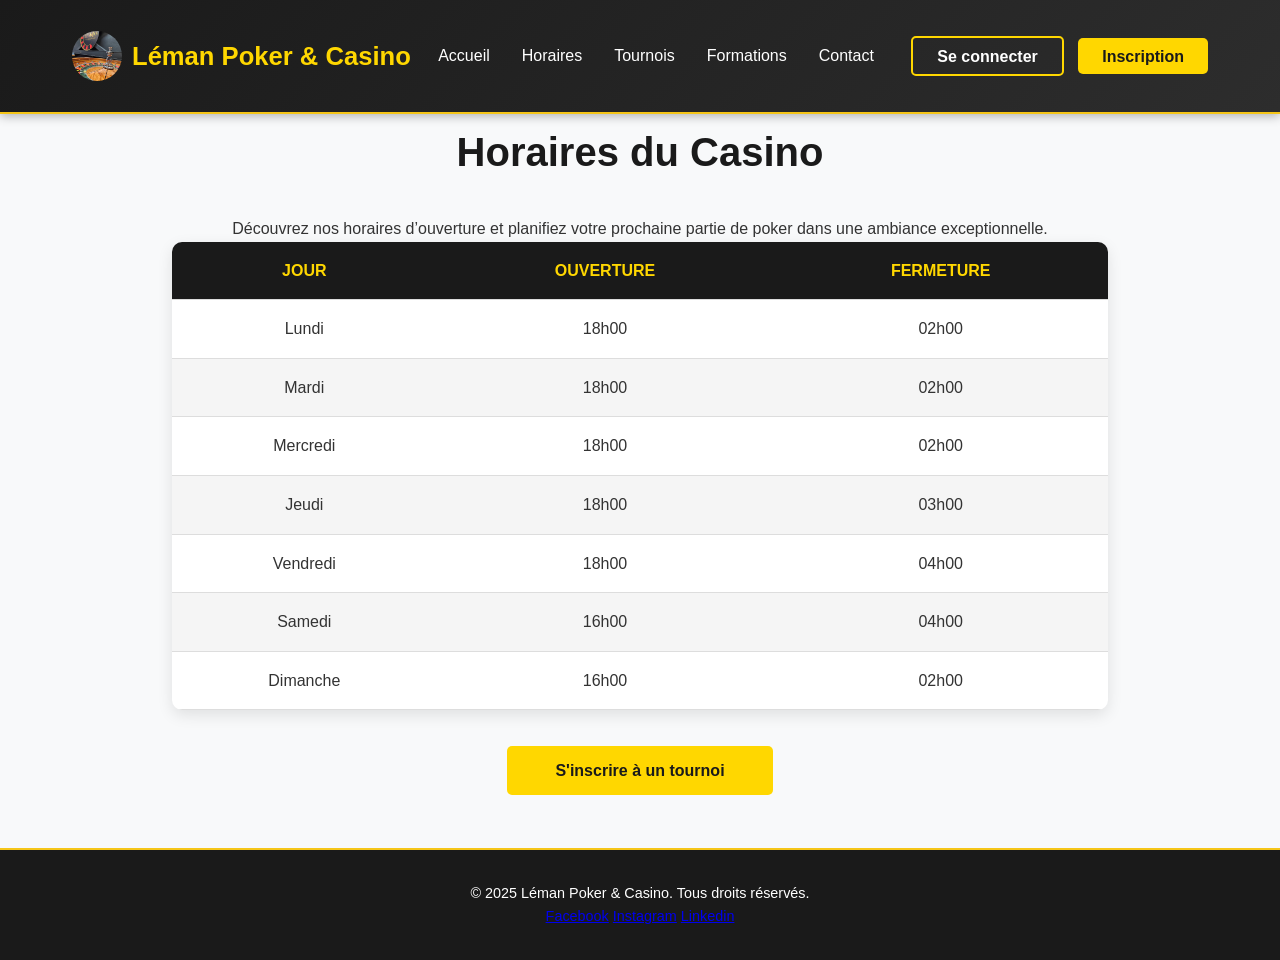
<file: horaires.html>
<!DOCTYPE html>
<html lang="fr">
<head>
  <meta charset="UTF-8">
  <meta name="viewport" content="width=device-width, initial-scale=1.0">
  <title>Horaires - Léman Poker & Casino</title>
  <link rel="stylesheet" href="style.css">
  <style>
    /* Même style que l’accueil */
    * {margin:0;padding:0;box-sizing:border-box;}
    body {font-family:'Segoe UI', Tahoma, Geneva, Verdana, sans-serif;line-height:1.6;background:#f8f9fa;color:#333;}

    header {
      background: linear-gradient(135deg, #1a1a1a 0%, #2d2d2d 100%);
      color: #fff;
      position: fixed;
      width: 100%;
      top: 0;
      z-index: 1000;
      box-shadow: 0 2px 10px rgba(0,0,0,0.3);
    }

    nav {
      display: flex;
      justify-content: space-between;
      align-items: center;
      max-width: 1200px;
      margin: 0 auto;
      padding: 1rem 2rem;
    }

    .logo-container {
      display: flex;
      align-items: center;
      gap: 10px;
    }

    .logo-img {
      width: 50px;
      height: 50px;
      border-radius: 50%;
      object-fit: cover;
    }

    .site-title {
      font-size: 1.6rem;
      color: #ffd700;
      font-weight: bold;
      margin: 0;
    }

    ul {
      display: flex;
      list-style: none;
      gap: 2rem;
    }

    ul li a {
      color: #fff;
      text-decoration: none;
      font-weight: 500;
      transition: color 0.3s;
    }

    ul li a:hover {
      color: #ffd700;
    }

    .btn {
      padding: 0.6rem 1.5rem;
      border-radius: 5px;
      text-decoration: none;
      transition: all 0.3s;
      font-weight: 600;
      border: none;
      cursor: pointer;
    }

    .btn-primary {
      background: #ffd700;
      color: #1a1a1a;
    }

    .btn-primary:hover {
      background: #ffed4e;
      transform: translateY(-2px);
    }

    .btn-secondary {
      background: transparent;
      color: #fff;
      border: 2px solid #ffd700;
    }

    .btn-secondary:hover {
      background: #ffd700;
      color: #1a1a1a;
    }

    main {
      padding: 120px 2rem 4rem;
      max-width: 1000px;
      margin: auto;
      text-align: center;
    }

    h1 {
      color: #1a1a1a;
      font-size: 2.5rem;
      margin-bottom: 2rem;
    }

    .horaires-table {
      width: 100%;
      border-collapse: collapse;
      margin-bottom: 3rem;
      box-shadow: 0 5px 15px rgba(0,0,0,0.1);
      background: #fff;
      border-radius: 10px;
      overflow: hidden;
    }

    .horaires-table th, .horaires-table td {
      padding: 1rem;
      border-bottom: 1px solid #ddd;
    }

    .horaires-table th {
      background: #1a1a1a;
      color: #ffd700;
      text-transform: uppercase;
      font-size: 1rem;
    }

    .horaires-table tr:nth-child(even) {
      background: #f5f5f5;
    }

    .btn-inscription {
      background: #ffd700;
      color: #1a1a1a;
      padding: 1rem 3rem;
      font-weight: bold;
      border-radius: 5px;
      text-decoration: none;
      transition: all 0.3s;
    }

    .btn-inscription:hover {
      background: #ffed4e;
      transform: translateY(-2px);
    }

    footer {
      background: #1a1a1a;
      color: #fff;
      text-align: center;
      padding: 2rem;
    }

    @media (max-width:768px) {
      ul {flex-direction:column;gap:1rem;}
      .horaires-table th, .horaires-table td {padding:0.8rem;}
      h1 {font-size:2rem;}
    }
  </style>
</head>
<body>
  <header>
    <nav>
      <div class="logo-container">
        <img src="logo-lémon-poker.jpg" alt="Logo Léman Poker" class="logo-img">
        <h1 class="site-title">Léman Poker & Casino</h1>
      </div>
      <ul>
        <li><a href="index.html">Accueil</a></li>
        <li><a href="horaires.html">Horaires</a></li>
        <li><a href="Tournois.html">Tournois</a></li>
        <li><a href="formation.html">Formations</a></li>
        <li><a href="contact.html">Contact</a></li>
      </ul>
      <div class="nav-cta">
        <a href="connexion.html" class="btn btn-secondary">Se connecter</a>
        <a href="inscription.html" class="btn btn-primary">Inscription</a>
      </div>
    </nav>
  </header>

  <main>
    <h1>Horaires du Casino</h1>
    <p>Découvrez nos horaires d’ouverture et planifiez votre prochaine partie de poker dans une ambiance exceptionnelle.</p>

    <table class="horaires-table">
      <thead>
        <tr>
          <th>Jour</th>
          <th>Ouverture</th>
          <th>Fermeture</th>
        </tr>
      </thead>
      <tbody>
        <tr><td>Lundi</td><td>18h00</td><td>02h00</td></tr>
        <tr><td>Mardi</td><td>18h00</td><td>02h00</td></tr>
        <tr><td>Mercredi</td><td>18h00</td><td>02h00</td></tr>
        <tr><td>Jeudi</td><td>18h00</td><td>03h00</td></tr>
        <tr><td>Vendredi</td><td>18h00</td><td>04h00</td></tr>
        <tr><td>Samedi</td><td>16h00</td><td>04h00</td></tr>
        <tr><td>Dimanche</td><td>16h00</td><td>02h00</td></tr>
      </tbody>
    </table>

    <a href="inscription.html" class="btn-inscription">S'inscrire à un tournoi</a>
  </main>

  <footer>
        <p>&copy; 2025 Léman Poker & Casino. Tous droits réservés.</p>
        <div class="social-links">
             <a href="https://www.facebook.com/profile.php?id=61550649364939">Facebook</a>
            <a href="https://www.instagram.com/lemanpokercasino/">Instagram</a>
            <a href="https://ch.linkedin.com/company/l%C3%A9man-poker-casino-formation">Linkedin</a>
        </div>
    </footer>
</body>
</html>
</file>
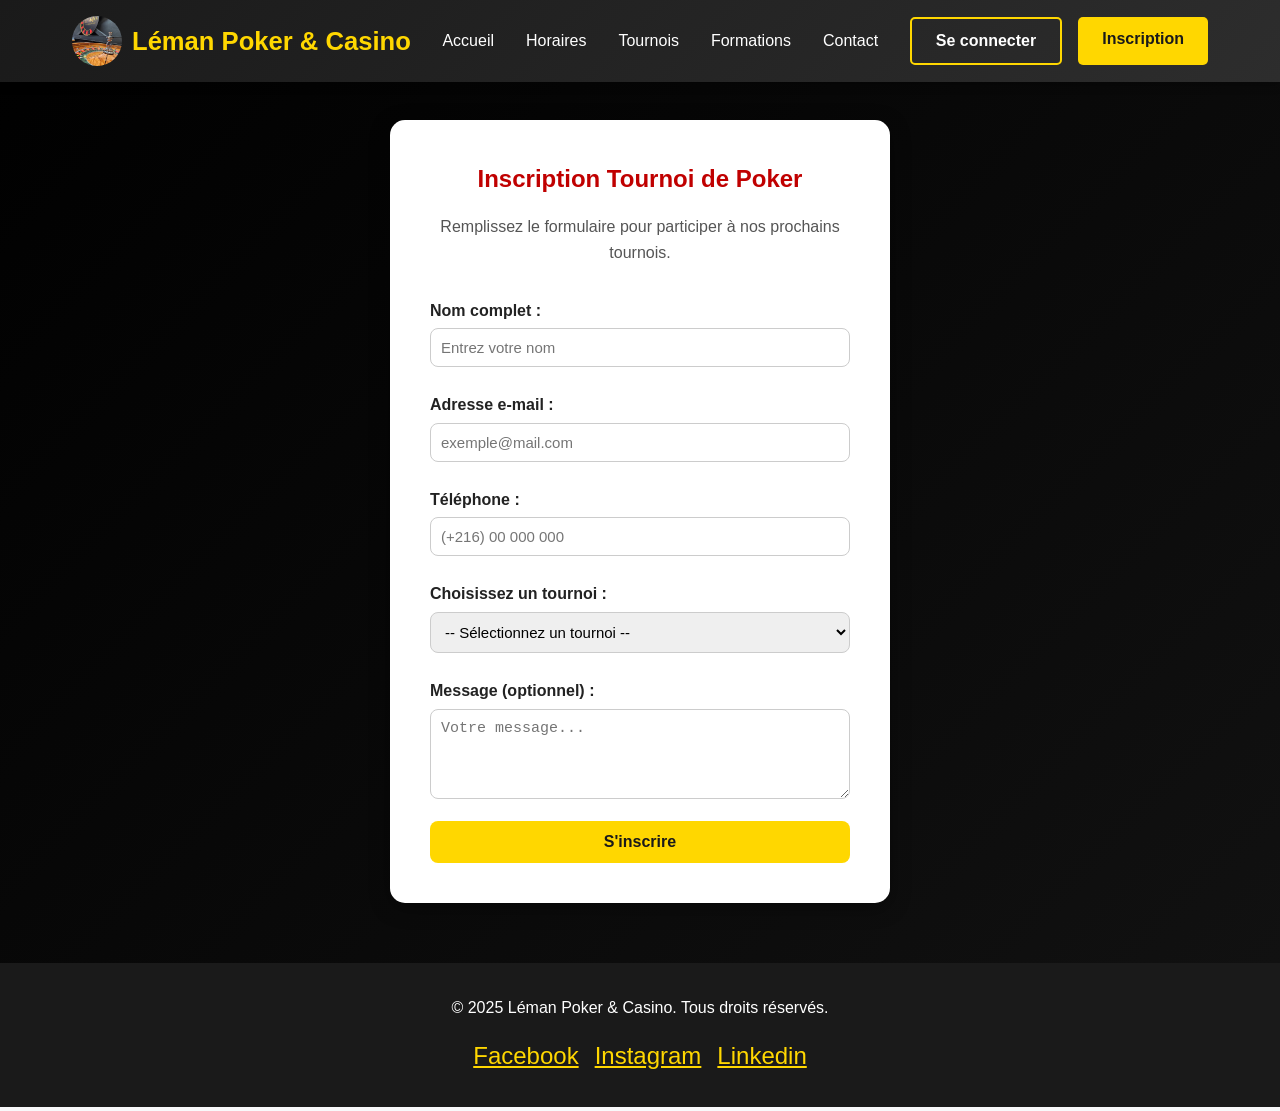
<file: inscription.html>
<!DOCTYPE html>
<html lang="fr">
<head>
  <meta charset="UTF-8">
  <meta name="viewport" content="width=device-width, initial-scale=1.0">
  <title>Inscription - Léman Poker & Casino</title>
  <style>
    /* === BASE === */
    * { margin: 0; padding: 0; box-sizing: border-box; }

    body {
      font-family: 'Segoe UI', Tahoma, Geneva, Verdana, sans-serif;
      line-height: 1.6;
      color: #333;
      background-color: #f8f9fa;
    }

    /* === HEADER === */
    header {
      background: linear-gradient(135deg, #1a1a1a 0%, #2d2d2d 100%);
      color: #fff;
      position: fixed;
      width: 100%;
      top: 0;
      z-index: 1000;
      box-shadow: 0 2px 10px rgba(0,0,0,0.3);
    }

    nav {
      display: flex;
      justify-content: space-between;
      align-items: center;
      max-width: 1200px;
      margin: 0 auto;
      padding: 1rem 2rem;
    }

    .logo-container {
      display: flex;
      align-items: center;
      gap: 10px;
    }

    .logo-img {
      width: 50px;
      height: 50px;
      border-radius: 50%;
      object-fit: cover;
    }

    .site-title {
      font-size: 1.6rem;
      color: #ffd700;
      font-weight: bold;
      margin: 0;
    }

    nav ul {
      display: flex;
      list-style: none;
      gap: 2rem;
    }

    nav a {
      color: #fff;
      text-decoration: none;
      font-weight: 500;
      transition: color 0.3s;
    }

    nav a:hover { color: #ffd700; }

    .nav-cta {
      display: flex;
      gap: 1rem;
    }

    .btn {
      padding: 0.6rem 1.5rem;
      border-radius: 5px;
      text-decoration: none;
      transition: all 0.3s;
      font-weight: 600;
      border: none;
      cursor: pointer;
    }

    .btn-primary {
      background: #ffd700;
      color: #1a1a1a;
    }

    .btn-primary:hover {
      background: #ffed4e;
      transform: translateY(-2px);
    }

    .btn-secondary {
      background: transparent;
      color: #fff;
      border: 2px solid #ffd700;
    }

    .btn-secondary:hover {
      background: #ffd700;
      color: #1a1a1a;
    }

    /* === FORMULAIRE === */
    main {
      display: flex;
      justify-content: center;
      align-items: center;
      min-height: 100vh;
      padding-top: 120px;
      padding-bottom: 60px;
      background: linear-gradient(135deg, #000, #111);
    }

    .form-container {
      background: #fff;
      padding: 2.5rem;
      border-radius: 15px;
      box-shadow: 0 5px 20px rgba(0,0,0,0.4);
      max-width: 500px;
      width: 100%;
      text-align: left;
    }

    .form-container h1 {
      color: #c00000;
      margin-bottom: 1rem;
      text-align: center;
    }

    .form-container p {
      text-align: center;
      margin-bottom: 2rem;
      color: #555;
    }

    .signup-form label {
      display: block;
      margin: 10px 0 5px;
      color: #222;
      font-weight: 600;
    }

    .signup-form input,
    .signup-form select,
    .signup-form textarea {
      width: 100%;
      padding: 10px;
      border: 1px solid #ccc;
      border-radius: 8px;
      margin-bottom: 15px;
      font-size: 15px;
    }

   .signup-form button {
  width: 100%;
  background-color: #ffd700;   /* même doré que bouton menu */
  color: #1a1a1a;
  padding: 12px;
  font-size: 16px;
  border: none;
  border-radius: 8px;
  font-weight: 600;
  cursor: pointer;
  transition: all 0.3s;
}

.signup-form button:hover {
  background-color: #ffed4e;   /* effet hover doré clair */
  transform: translateY(-2px);
}


    /* === FOOTER === */
    footer {
      background: #1a1a1a;
      color: #fff;
      padding: 2rem;
      text-align: center;
    }

    footer p { margin-bottom: 1rem; }

    .social-links {
      display: flex;
      justify-content: center;
      gap: 1rem;
      margin-top: 1rem;
    }

    .social-links a {
      color: #ffd700;
      font-size: 1.5rem;
      transition: color 0.3s;
    }

    .social-links a:hover { color: #ffed4e; }

    /* === RESPONSIVE === */
    .mobile-menu-btn {
      display: none;
      background: none;
      border: none;
      color: #fff;
      font-size: 1.5rem;
      cursor: pointer;
    }

    @media (max-width: 768px) {
      nav {
        flex-direction: column;
        align-items: center;
      }

      nav ul {
        display: none;
        flex-direction: column;
        background: #1a1a1a;
        width: 100%;
        padding: 1rem 0;
      }

      nav ul.active { display: flex; }

      .mobile-menu-btn { display: block; }

      .logo-img { width: 40px; height: 40px; }

      .site-title { font-size: 1.3rem; }
    }
  </style>
</head>

<body>

  <!-- HEADER -->
  <header>
    <nav>
      <div class="logo-container">
        <img src="logo-lémon-poker.jpg" alt="Logo Léman Poker" class="logo-img">
        <h1 class="site-title">Léman Poker & Casino</h1>
      </div>

      <button class="mobile-menu-btn" onclick="toggleMenu()">☰</button>

      <ul id="navMenu">
        <li><a href="index.html">Accueil</a></li>
        <li><a href="horaires.html">Horaires</a></li>
        <li><a href="tournoi.html">Tournois</a></li>
        <li><a href="formation.html">Formations</a></li>
        <li><a href="contact.html">Contact</a></li>
      </ul>

      <div class="nav-cta">
        <a href="connexion.html" class="btn btn-secondary">Se connecter</a>
        <a href="inscription.html" class="btn btn-primary">Inscription</a>
      </div>
    </nav>
  </header>

  <!-- FORMULAIRE INSCRIPTION -->
  <main>
    <section class="form-container">
      <h1>Inscription Tournoi de Poker</h1>
      <p>Remplissez le formulaire pour participer à nos prochains tournois.</p>

      <form action="#" method="POST" class="signup-form">
        <label for="nom">Nom complet :</label>
        <input type="text" id="nom" name="nom" placeholder="Entrez votre nom" required>

        <label for="email">Adresse e-mail :</label>
        <input type="email" id="email" name="email" placeholder="exemple@mail.com" required>

        <label for="telephone">Téléphone :</label>
        <input type="tel" id="telephone" name="telephone" placeholder="(+216) 00 000 000" required>

        <label for="tournoi">Choisissez un tournoi :</label>
        <select id="tournoi" name="tournoi" required>
          <option value="">-- Sélectionnez un tournoi --</option>
          <option value="texas">Texas Hold'em - Samedi soir</option>
          <option value="omaha">Omaha Poker - Dimanche après-midi</option>
          <option value="vip">Tournoi VIP - Vendredi soir</option>
        </select>

        <label for="message">Message (optionnel) :</label>
        <textarea id="message" name="message" rows="4" placeholder="Votre message..."></textarea>

        <button type="submit">S'inscrire</button>
      </form>
    </section>
  </main>

  <!-- FOOTER -->
<footer>
        <p>&copy; 2025 Léman Poker & Casino. Tous droits réservés.</p>
        <div class="social-links">
            <a href="https://www.facebook.com/profile.php?id=61550649364939">Facebook</a>
            <a href="https://www.instagram.com/lemanpokercasino/">Instagram</a>
            <a href="https://ch.linkedin.com/company/l%C3%A9man-poker-casino-formation">Linkedin</a>
        </div>
    </footer>

  <script>
    function toggleMenu() {
      const menu = document.getElementById('navMenu');
      menu.classList.toggle('active');
    }
  </script>
</body>
</html>
</file>
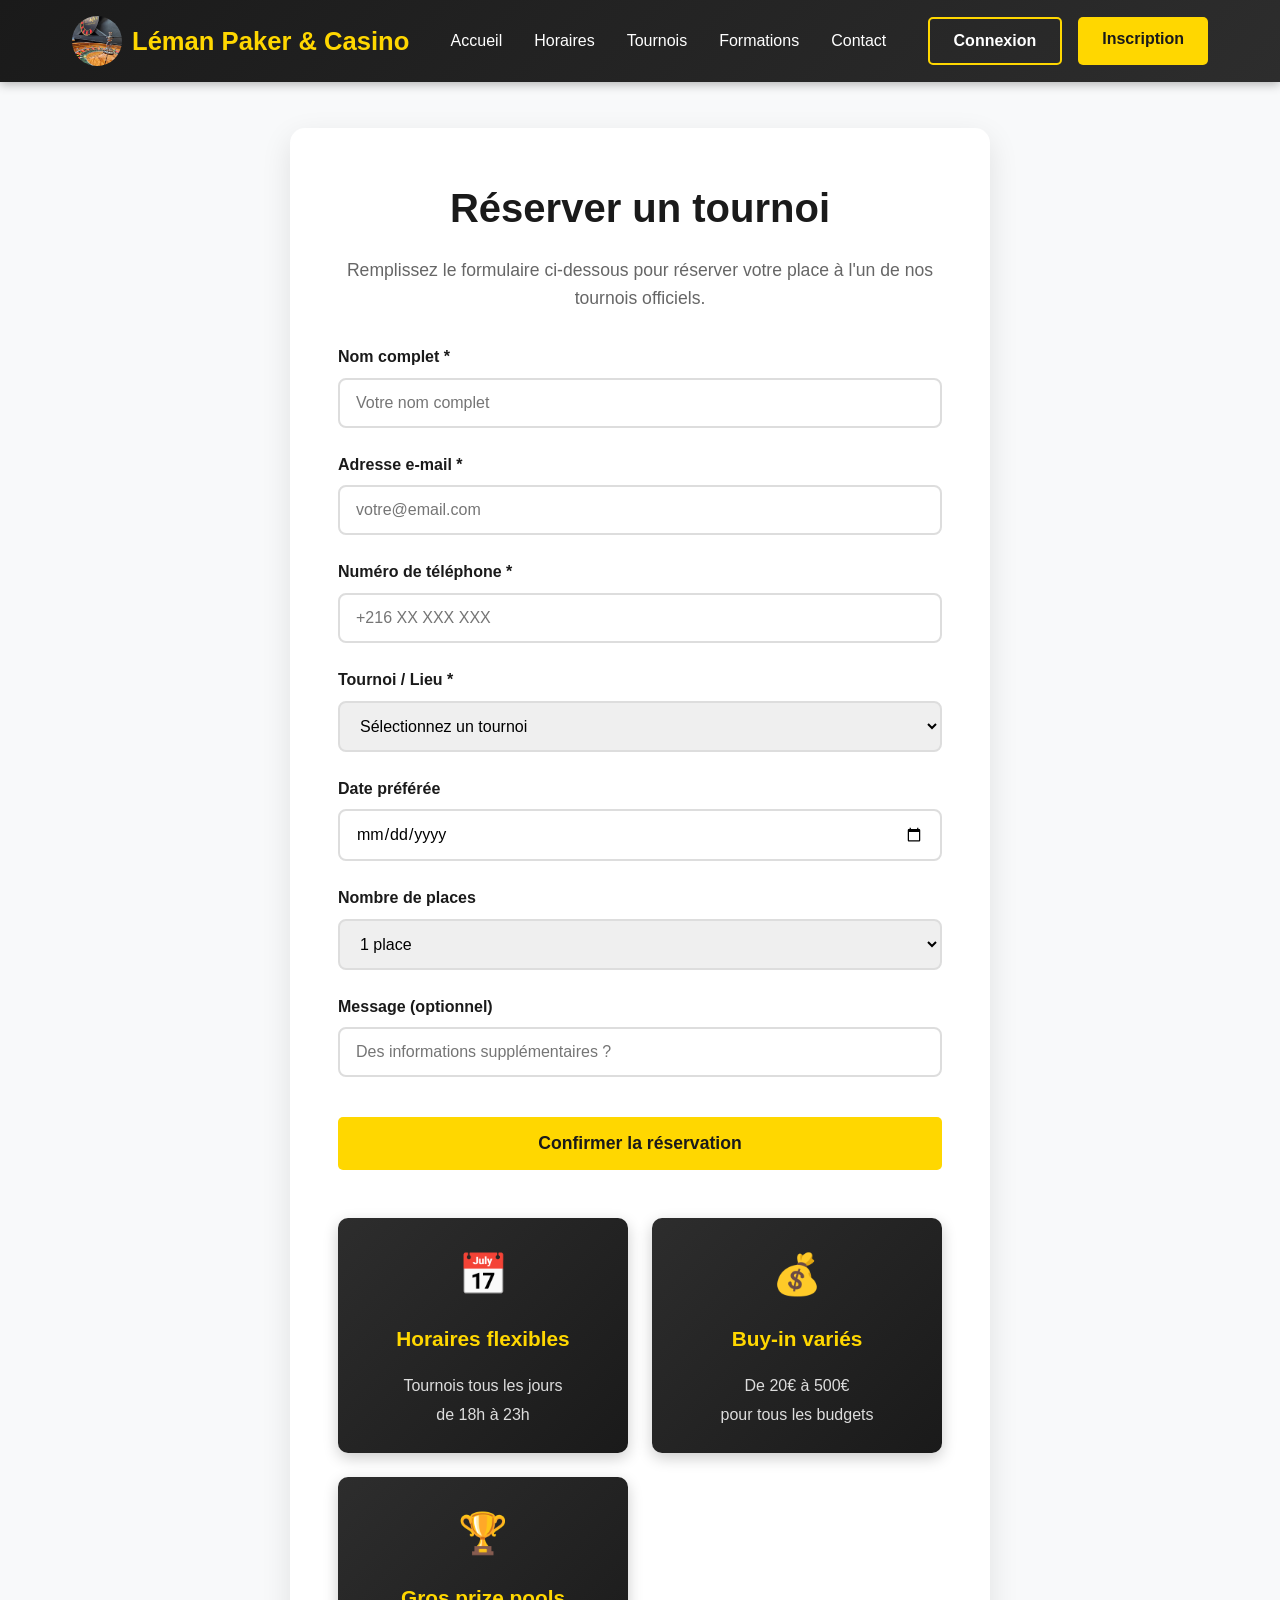
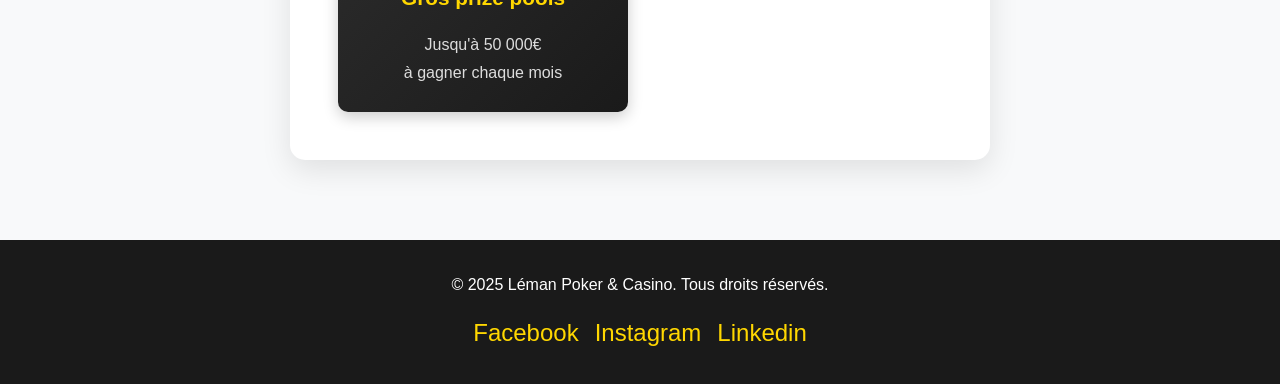
<file: Réservation.html>
<!DOCTYPE html>
<html lang="fr">
<head>
    <meta charset="UTF-8">
    <meta name="viewport" content="width=device-width, initial-scale=1.0">
    <title>Réservation - Léman Poker & Casino</title>
    <style>
        * {
            margin: 0;
            padding: 0;
            box-sizing: border-box;
        }

        body {
            font-family: 'Segoe UI', Tahoma, Geneva, Verdana, sans-serif;
            line-height: 1.6;
            color: #333;
        }

        /* Header & Navigation */
        header {
            background: linear-gradient(135deg, #1a1a1a 0%, #2d2d2d 100%);
            color: #fff;
            padding: 0;
            position: fixed;
            width: 100%;
            top: 0;
            z-index: 1000;
            box-shadow: 0 2px 10px rgba(0,0,0,0.3);
        }

        nav {
            display: flex;
            justify-content: space-between;
            align-items: center;
            max-width: 1200px;
            margin: 0 auto;
            padding: 1rem 2rem;
        }

        .logo-container {
            display: flex;
            align-items: center;
            gap: 10px;
        }

        .logo-img {
            width: 50px;
            height: 50px;
            border-radius: 50%;
            object-fit: cover;
        }

        .site-title {
            font-size: 1.6rem;
            color: #ffd700;
            font-weight: bold;
            margin: 0;
        }

        nav ul {
            display: flex;
            list-style: none;
            gap: 2rem;
        }

        nav a {
            color: #fff;
            text-decoration: none;
            transition: color 0.3s;
            font-weight: 500;
        }

        nav a:hover {
            color: #ffd700;
        }

        .nav-cta {
            display: flex;
            gap: 1rem;
        }

        .btn {
            padding: 0.6rem 1.5rem;
            border-radius: 5px;
            text-decoration: none;
            transition: all 0.3s;
            font-weight: 600;
            border: none;
            cursor: pointer;
            display: inline-block;
        }

        .btn-primary {
            background: #ffd700;
            color: #1a1a1a;
        }

        .btn-primary:hover {
            background: #ffed4e;
            transform: translateY(-2px);
        }

        .btn-secondary {
            background: transparent;
            color: #fff;
            border: 2px solid #ffd700;
        }

        .btn-secondary:hover {
            background: #ffd700;
            color: #1a1a1a;
        }

        /* Mobile Menu */
        .mobile-menu-btn {
            display: none;
            background: none;
            border: none;
            color: #fff;
            font-size: 1.5rem;
            cursor: pointer;
        }

        /* Reservation Section */
        .reservation-section {
            padding: 8rem 2rem 5rem;
            background: #f8f9fa;
            min-height: calc(100vh - 200px);
        }

        .form-container {
            max-width: 700px;
            margin: 0 auto;
            background: #fff;
            padding: 3rem;
            border-radius: 15px;
            box-shadow: 0 10px 30px rgba(0,0,0,0.1);
        }

        .form-container h2 {
            font-size: 2.5rem;
            margin-bottom: 1rem;
            color: #1a1a1a;
            text-align: center;
        }

        .form-container > p {
            text-align: center;
            color: #666;
            margin-bottom: 2rem;
            font-size: 1.1rem;
        }

        form {
            display: flex;
            flex-direction: column;
            gap: 1.5rem;
        }

        label {
            font-weight: 600;
            color: #1a1a1a;
            margin-bottom: 0.5rem;
            display: block;
        }

        input,
        select {
            width: 100%;
            padding: 0.875rem 1rem;
            border: 2px solid #ddd;
            border-radius: 8px;
            font-size: 1rem;
            font-family: inherit;
            transition: all 0.3s;
        }

        input:focus,
        select:focus {
            outline: none;
            border-color: #ffd700;
            box-shadow: 0 0 0 3px rgba(255, 215, 0, 0.1);
        }

        button[type="submit"] {
            margin-top: 1rem;
            padding: 1rem 2rem;
            font-size: 1.1rem;
            width: 100%;
        }

        .confirmation-message {
            margin-top: 1.5rem;
            padding: 1rem;
            background: #d4edda;
            border: 1px solid #c3e6cb;
            border-radius: 8px;
            color: #155724;
            text-align: center;
            font-weight: 600;
            display: none;
        }

        .confirmation-message.show {
            display: block;
        }

        /* Tournament Info Cards */
        .tournament-info-cards {
            display: grid;
            grid-template-columns: repeat(auto-fit, minmax(280px, 1fr));
            gap: 1.5rem;
            margin-top: 3rem;
        }

        .info-card {
            background: linear-gradient(135deg, #2d2d2d 0%, #1a1a1a 100%);
            color: #fff;
            padding: 1.5rem;
            border-radius: 10px;
            text-align: center;
            box-shadow: 0 5px 15px rgba(0,0,0,0.2);
        }

        .info-card h3 {
            color: #ffd700;
            font-size: 1.3rem;
            margin-bottom: 1rem;
        }

        .info-card p {
            color: #ddd;
            line-height: 1.8;
        }

        .info-card .icon {
            font-size: 2.5rem;
            margin-bottom: 1rem;
        }

        /* Footer */
        footer {
            background: #1a1a1a;
            color: #fff;
            padding: 2rem;
            text-align: center;
        }

        footer p {
            margin-bottom: 1rem;
        }

        .social-links {
            display: flex;
            justify-content: center;
            gap: 1rem;
            margin-top: 1rem;
        }

        .social-links a {
            color: #ffd700;
            font-size: 1.5rem;
            transition: color 0.3s;
            text-decoration: none;
        }

        .social-links a:hover {
            color: #ffed4e;
        }

        /* Responsive */
        @media (max-width: 768px) {
            .mobile-menu-btn {
                display: block;
            }

            nav ul {
                display: none;
                position: absolute;
                top: 100%;
                left: 0;
                right: 0;
                background: #1a1a1a;
                flex-direction: column;
                padding: 1rem;
            }

            nav ul.active {
                display: flex;
            }

            .nav-cta {
                display: none;
            }

            .logo-container {
                flex-direction: column;
                align-items: center;
            }

            .logo-img {
                width: 40px;
                height: 40px;
            }

            .site-title {
                font-size: 1.3rem;
            }

            .form-container {
                padding: 2rem 1.5rem;
            }

            .form-container h2 {
                font-size: 2rem;
            }

            .reservation-section {
                padding: 6rem 1rem 3rem;
            }
        }

        @media (max-width: 480px) {
            .form-container {
                padding: 1.5rem 1rem;
            }

            .form-container h2 {
                font-size: 1.75rem;
            }
        }
    </style>
</head>
<body>
    <!-- Header -->
    <header>
        <nav>
            <div class="logo-container">
                <img src="logo-lémon-poker.jpg" alt="Logo Lémon Poker" class="logo-img">
                <h1 class="site-title">Léman Paker & Casino</h1>
            </div>
            <button class="mobile-menu-btn" onclick="toggleMenu()">☰</button>
            <ul id="navMenu">
                <li><a href="index.html">Accueil</a></li>
                <li><a href="horaires.html">Horaires</a></li>
                <li><a href="tournoi.html">Tournois</a></li>
                <li><a href="formation.html">Formations</a></li>
                <li><a href="contact.html">Contact</a></li>
            </ul>
            <div class="nav-cta">
                <a href="connexion.html" class="btn btn-secondary">Connexion</a>
                <a href="inscription.html" class="btn btn-primary">Inscription</a>
            </div>
        </nav>
    </header>

    <!-- Reservation Section -->
    <main class="reservation-section">
        <div class="form-container">
            <h2>Réserver un tournoi</h2>
            <p>Remplissez le formulaire ci-dessous pour réserver votre place à l'un de nos tournois officiels.</p>
            
            <form id="reservationForm">
                <div>
                    <label for="nom">Nom complet *</label>
                    <input type="text" id="nom" name="nom" placeholder="Votre nom complet" required>
                </div>

                <div>
                    <label for="email">Adresse e-mail *</label>
                    <input type="email" id="email" name="email" placeholder="votre@email.com" required>
                </div>

                <div>
                    <label for="tel">Numéro de téléphone *</label>
                    <input type="tel" id="tel" name="tel" placeholder="+216 XX XXX XXX" required>
                </div>

                <div>
                    <label for="tournoi">Tournoi / Lieu *</label>
                    <select id="tournoi" name="tournoi" required>
                        <option value="">Sélectionnez un tournoi</option>
                        <option value="casino-mahdia">Hold'em Deepstack – Casino Mahdia</option>
                        <option value="casino-lido">Friday Highroller – Casino Lido</option>
                        <option value="hotel-tunis">Turbo Night – Hôtel Tunis</option>
                        <option value="club-riviera">Ladies Event – Club Riviera</option>
                    </select>
                </div>

                <div>
                    <label for="date">Date préférée</label>
                    <input type="date" id="date" name="date">
                </div>

                <div>
                    <label for="places">Nombre de places</label>
                    <select id="places" name="places">
                        <option value="1">1 place</option>
                        <option value="2">2 places</option>
                        <option value="3">3 places</option>
                        <option value="4">4 places</option>
                        <option value="5">5 places ou plus</option>
                    </select>
                </div>

                <div>
                    <label for="message">Message (optionnel)</label>
                    <input type="text" id="message" name="message" placeholder="Des informations supplémentaires ?">
                </div>

                <button type="submit" class="btn btn-primary">Confirmer la réservation</button>
            </form>

            <p class="confirmation-message" id="confirmationMessage"></p>

            <!-- Tournament Info Cards -->
            <div class="tournament-info-cards">
                <div class="info-card">
                    <div class="icon">📅</div>
                    <h3>Horaires flexibles</h3>
                    <p>Tournois tous les jours<br>de 18h à 23h</p>
                </div>
                <div class="info-card">
                    <div class="icon">💰</div>
                    <h3>Buy-in variés</h3>
                    <p>De 20€ à 500€<br>pour tous les budgets</p>
                </div>
                <div class="info-card">
                    <div class="icon">🏆</div>
                    <h3>Gros prize pools</h3>
                    <p>Jusqu'à 50 000€<br>à gagner chaque mois</p>
                </div>
            </div>
        </div>
    </main>

    <!-- Footer -->
 <footer>
        <p>&copy; 2025 Léman Poker & Casino. Tous droits réservés.</p>
        <div class="social-links">
             <a href="https://www.facebook.com/profile.php?id=61550649364939">Facebook</a>
            <a href="https://www.instagram.com/lemanpokercasino/">Instagram</a>
            <a href="https://ch.linkedin.com/company/l%C3%A9man-poker-casino-formation">Linkedin</a>
        </div>
    </footer>

    <script>
        function toggleMenu() {
            const menu = document.getElementById('navMenu');
            menu.classList.toggle('active');
        }

        document.getElementById("reservationForm").addEventListener("submit", function(e) {
            e.preventDefault();
            
            const confirmationMessage = document.getElementById("confirmationMessage");
            confirmationMessage.textContent = "✅ Votre inscription a été enregistrée avec succès ! Nous vous contacterons prochainement.";
            confirmationMessage.classList.add('show');
            
            // Reset form
            this.reset();
            
            // Scroll to confirmation message
            confirmationMessage.scrollIntoView({ behavior: 'smooth', block: 'nearest' });
            
            // Hide message after 5 seconds
            setTimeout(() => {
                confirmationMessage.classList.remove('show');
            }, 5000);
        });
    </script>
</body>
</html>
</file>
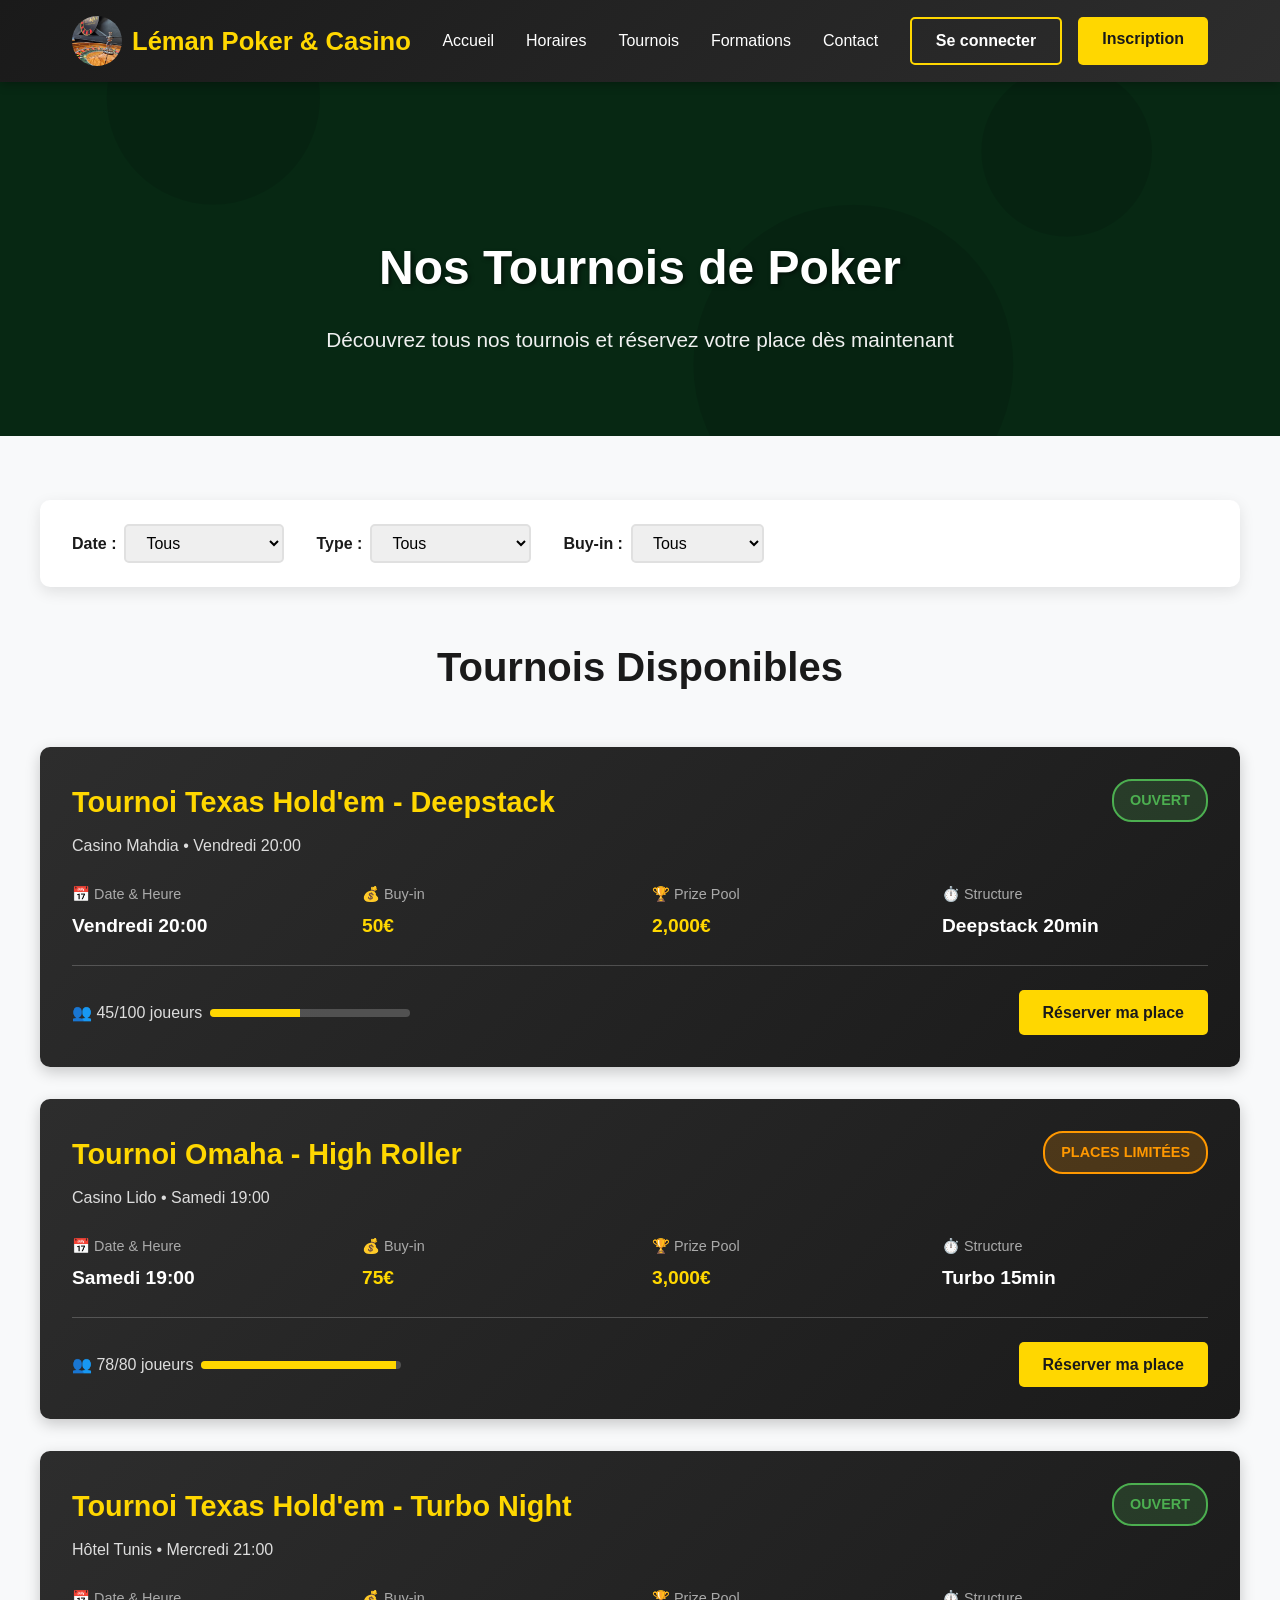
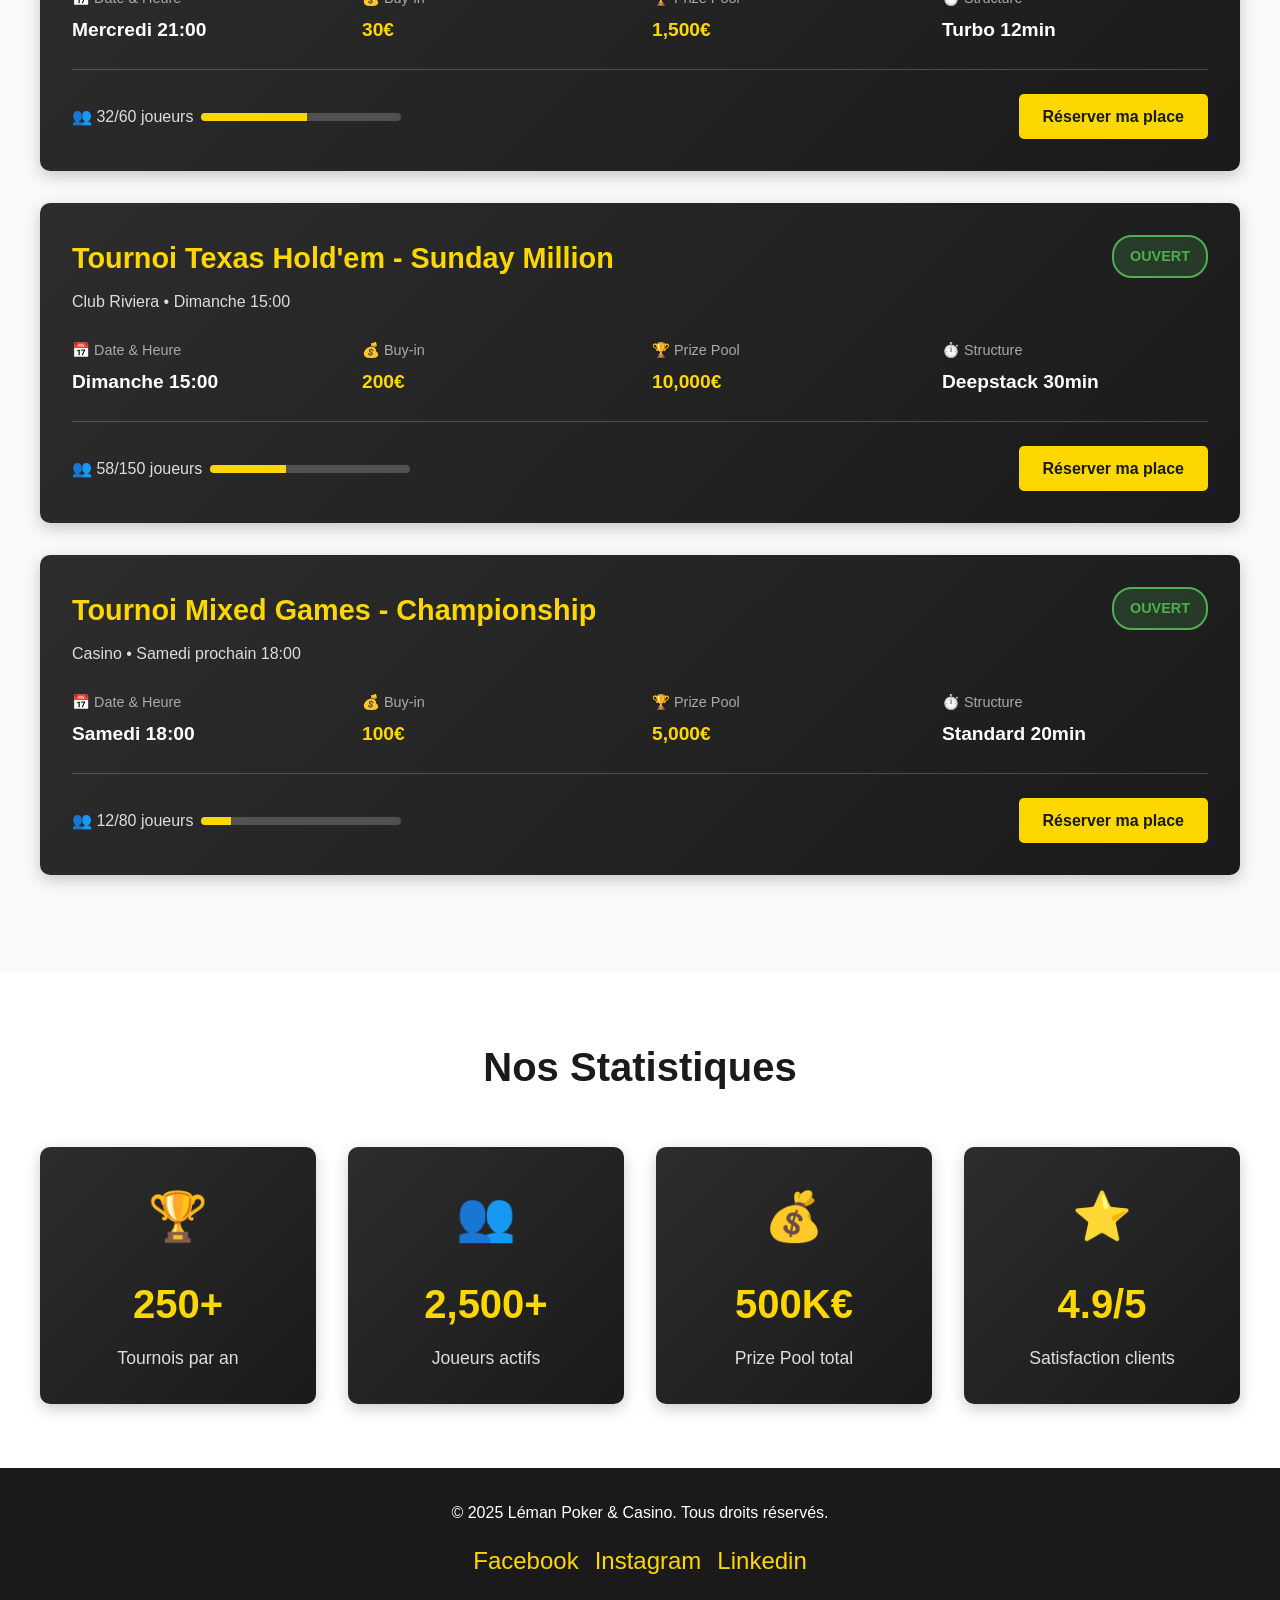
<file: Tournois.html>
<!DOCTYPE html>
<html lang="fr">
<head>
    <meta charset="UTF-8">
    <meta name="viewport" content="width=device-width, initial-scale=1.0">
    <title>Tournois - Léman Poker & Casino</title>
    <style>
        * {
            margin: 0;
            padding: 0;
            box-sizing: border-box;
        }

        body {
            font-family: 'Segoe UI', Tahoma, Geneva, Verdana, sans-serif;
            line-height: 1.6;
            color: #333;
        }

        /* Header & Navigation */
        header {
            background: linear-gradient(135deg, #1a1a1a 0%, #2d2d2d 100%);
            color: #fff;
            padding: 0;
            position: fixed;
            width: 100%;
            top: 0;
            z-index: 1000;
            box-shadow: 0 2px 10px rgba(0,0,0,0.3);
        }

        nav {
            display: flex;
            justify-content: space-between;
            align-items: center;
            max-width: 1200px;
            margin: 0 auto;
            padding: 1rem 2rem;
        }

        .logo-container {
            display: flex;
            align-items: center;
            gap: 10px;
        }

        .logo-img {
            width: 50px;
            height: 50px;
            border-radius: 50%;
            object-fit: cover;
        }

        .site-title {
            font-size: 1.6rem;
            color: #ffd700;
            font-weight: bold;
            margin: 0;
        }

        nav ul {
            display: flex;
            list-style: none;
            gap: 2rem;
        }

        nav a {
            color: #fff;
            text-decoration: none;
            transition: color 0.3s;
            font-weight: 500;
        }

        nav a:hover {
            color: #ffd700;
        }

        .nav-cta {
            display: flex;
            gap: 1rem;
        }

        .btn {
            padding: 0.6rem 1.5rem;
            border-radius: 5px;
            text-decoration: none;
            transition: all 0.3s;
            font-weight: 600;
            border: none;
            cursor: pointer;
            display: inline-block;
        }

        .btn-primary {
            background: #ffd700;
            color: #1a1a1a;
        }

        .btn-primary:hover {
            background: #ffed4e;
            transform: translateY(-2px);
        }

        .btn-secondary {
            background: transparent;
            color: #fff;
            border: 2px solid #ffd700;
        }

        .btn-secondary:hover {
            background: #ffd700;
            color: #1a1a1a;
        }

        /* Mobile Menu */
        .mobile-menu-btn {
            display: none;
            background: none;
            border: none;
            color: #fff;
            font-size: 1.5rem;
            cursor: pointer;
        }

        /* Hero Section */
        .hero-small {
            background: linear-gradient(rgba(0,0,0,0.6), rgba(0,0,0,0.6)), 
                        url('data:image/svg+xml,<svg xmlns="http://www.w3.org/2000/svg" viewBox="0 0 1200 600"><rect fill="%23116530" width="1200" height="600"/><circle cx="200" cy="150" r="100" fill="%230d4d24" opacity="0.5"/><circle cx="800" cy="400" r="150" fill="%230d4d24" opacity="0.5"/><circle cx="1000" cy="200" r="80" fill="%230d4d24" opacity="0.5"/></svg>');
            background-size: cover;
            background-position: center;
            color: #fff;
            padding: 150px 2rem 80px;
            text-align: center;
            margin-top: 80px;
        }

        .hero-small h1 {
            font-size: 3rem;
            margin-bottom: 1rem;
            text-shadow: 2px 2px 4px rgba(0,0,0,0.5);
        }

        .hero-small p {
            font-size: 1.3rem;
            color: #f0f0f0;
        }

        /* Filter Section */
        .tournaments-section {
            padding: 4rem 2rem;
            background: #f8f9fa;
        }

        .container {
            max-width: 1200px;
            margin: 0 auto;
        }

        .filter-bar {
            background: #fff;
            padding: 1.5rem 2rem;
            border-radius: 10px;
            box-shadow: 0 5px 15px rgba(0,0,0,0.1);
            margin-bottom: 3rem;
            display: flex;
            gap: 2rem;
            flex-wrap: wrap;
            align-items: center;
        }

        .filter-group {
            display: flex;
            align-items: center;
            gap: 0.5rem;
        }

        .filter-group label {
            font-weight: 600;
            color: #1a1a1a;
        }

        .filter-group select {
            padding: 0.5rem 1rem;
            border: 2px solid #e0e0e0;
            border-radius: 5px;
            font-size: 1rem;
            cursor: pointer;
            transition: border-color 0.3s;
        }

        .filter-group select:focus {
            outline: none;
            border-color: #ffd700;
        }

        /* Tournament Cards */
        .section-title {
            text-align: center;
            font-size: 2.5rem;
            margin-bottom: 3rem;
            color: #1a1a1a;
        }

        .tournament-card {
            background: linear-gradient(135deg, #2d2d2d 0%, #1a1a1a 100%);
            color: #fff;
            padding: 2rem;
            border-radius: 10px;
            margin-bottom: 2rem;
            box-shadow: 0 5px 15px rgba(0,0,0,0.2);
            transition: transform 0.3s;
        }

        .tournament-card:hover {
            transform: translateY(-5px);
        }

        .tournament-header {
            display: flex;
            justify-content: space-between;
            align-items: start;
            margin-bottom: 1.5rem;
            flex-wrap: wrap;
            gap: 1rem;
        }

        .tournament-title {
            flex: 1;
        }

        .tournament-title h3 {
            font-size: 1.8rem;
            margin-bottom: 0.5rem;
            color: #ffd700;
        }

        .tournament-subtitle {
            color: #ddd;
            font-size: 1rem;
        }

        .tournament-status {
            padding: 0.5rem 1rem;
            border-radius: 20px;
            font-size: 0.9rem;
            font-weight: 600;
            text-transform: uppercase;
        }

        .status-open {
            background: rgba(76, 175, 80, 0.2);
            color: #4CAF50;
            border: 2px solid #4CAF50;
        }

        .status-limited {
            background: rgba(255, 152, 0, 0.2);
            color: #ff9800;
            border: 2px solid #ff9800;
        }

        .status-full {
            background: rgba(244, 67, 54, 0.2);
            color: #f44336;
            border: 2px solid #f44336;
        }

        .tournament-details {
            display: grid;
            grid-template-columns: repeat(auto-fit, minmax(200px, 1fr));
            gap: 1.5rem;
            margin-bottom: 1.5rem;
        }

        .detail-item {
            display: flex;
            flex-direction: column;
            gap: 0.3rem;
        }

        .detail-label {
            font-size: 0.9rem;
            color: #aaa;
        }

        .detail-value {
            font-size: 1.2rem;
            font-weight: 600;
            color: #fff;
        }

        .detail-value.highlight {
            color: #ffd700;
        }

        .tournament-footer {
            display: flex;
            justify-content: space-between;
            align-items: center;
            margin-top: 1.5rem;
            padding-top: 1.5rem;
            border-top: 1px solid rgba(255,255,255,0.2);
            flex-wrap: wrap;
            gap: 1rem;
        }

        .players-info {
            display: flex;
            align-items: center;
            gap: 0.5rem;
            color: #ddd;
        }

        .progress-bar {
            width: 200px;
            height: 8px;
            background: rgba(255,255,255,0.2);
            border-radius: 10px;
            overflow: hidden;
        }

        .progress-fill {
            height: 100%;
            background: #ffd700;
            transition: width 0.3s;
        }

        /* Stats Section */
        .stats-section {
            background: #fff;
            padding: 4rem 2rem;
        }

        .stats-grid {
            display: grid;
            grid-template-columns: repeat(auto-fit, minmax(250px, 1fr));
            gap: 2rem;
            max-width: 1200px;
            margin: 0 auto;
        }

        .stat-card {
            background: linear-gradient(135deg, #2d2d2d 0%, #1a1a1a 100%);
            color: #fff;
            padding: 2rem;
            border-radius: 10px;
            text-align: center;
            box-shadow: 0 5px 15px rgba(0,0,0,0.2);
        }

        .stat-icon {
            font-size: 3rem;
            margin-bottom: 1rem;
        }

        .stat-number {
            font-size: 2.5rem;
            font-weight: bold;
            color: #ffd700;
            margin-bottom: 0.5rem;
        }

        .stat-label {
            font-size: 1.1rem;
            color: #ddd;
        }

        /* Footer */
        footer {
            background: #1a1a1a;
            color: #fff;
            padding: 2rem;
            text-align: center;
        }

        footer p {
            margin-bottom: 1rem;
        }

        .social-links {
            display: flex;
            justify-content: center;
            gap: 1rem;
            margin-top: 1rem;
        }

        .social-links a {
            color: #ffd700;
            font-size: 1.5rem;
            transition: color 0.3s;
            text-decoration: none;
        }

        .social-links a:hover {
            color: #ffed4e;
        }

        /* Responsive */
        @media (max-width: 768px) {
            .mobile-menu-btn {
                display: block;
            }

            nav ul {
                display: none;
                position: absolute;
                top: 100%;
                left: 0;
                right: 0;
                background: #1a1a1a;
                flex-direction: column;
                padding: 1rem;
            }

            nav ul.active {
                display: flex;
            }

            .nav-cta {
                display: none;
            }

            .hero-small h1 {
                font-size: 2rem;
            }

            .hero-small p {
                font-size: 1rem;
            }

            .filter-bar {
                flex-direction: column;
                align-items: stretch;
            }

            .filter-group {
                flex-direction: column;
                align-items: stretch;
            }

            .tournament-header {
                flex-direction: column;
            }

            .tournament-details {
                grid-template-columns: 1fr;
            }

            .tournament-footer {
                flex-direction: column;
                align-items: stretch;
            }

            .progress-bar {
                width: 100%;
            }

            .logo-img {
                width: 40px;
                height: 40px;
            }

            .site-title {
                font-size: 1.3rem;
            }
        }
    </style>
</head>
<body>
    <!-- Header -->
    <header>
        <nav>
            <div class="logo-container">
                <img src="logo-lémon-poker.jpg" alt="Logo Lémon Poker" class="logo-img">
                <h1 class="site-title">Léman Poker & Casino</h1>
            </div>
            <button class="mobile-menu-btn" onclick="toggleMenu()">☰</button>
            <ul id="navMenu">
                <li><a href="index.html">Accueil</a></li>
                <li><a href="horaires.html">Horaires</a></li>
                <li><a href="Tournois.html">Tournois</a></li>
                <li><a href="formation.html">Formations</a></li>
                <li><a href="contact.html">Contact</a></li>
            </ul>
            <div class="nav-cta">
                <a href="connexion.html" class="btn btn-secondary">Se connecter</a>
                <a href="inscription.html" class="btn btn-primary">Inscription</a>
            </div>
        </nav>
    </header>

    <!-- Hero Section -->
    <section class="hero-small">
        <h1>Nos Tournois de Poker</h1>
        <p>Découvrez tous nos tournois et réservez votre place dès maintenant</p>
    </section>

    <!-- Tournaments Section -->
    <section class="tournaments-section">
        <div class="container">
            <!-- Filters -->
            <div class="filter-bar">
                <div class="filter-group">
                    <label for="filterDate">Date :</label>
                    <select id="filterDate" onchange="filterTournaments()">
                        <option value="all">Tous</option>
                        <option value="today">Aujourd'hui</option>
                        <option value="week">Cette semaine</option>
                        <option value="month">Ce mois</option>
                    </select>
                </div>
                <div class="filter-group">
                    <label for="filterType">Type :</label>
                    <select id="filterType" onchange="filterTournaments()">
                        <option value="all">Tous</option>
                        <option value="holdem">Texas Hold'em</option>
                        <option value="omaha">Omaha</option>
                        <option value="mixed">Mixed Games</option>
                    </select>
                </div>
                <div class="filter-group">
                    <label for="filterBuyin">Buy-in :</label>
                    <select id="filterBuyin" onchange="filterTournaments()">
                        <option value="all">Tous</option>
                        <option value="low">0€ - 50€</option>
                        <option value="medium">51€ - 150€</option>
                        <option value="high">151€+</option>
                    </select>
                </div>
            </div>

            <h2 class="section-title">Tournois Disponibles</h2>

            <!-- Tournament Cards -->
            <div id="tournamentsContainer">
                <!-- Tournament 1 -->
                <div class="tournament-card" data-type="holdem" data-buyin="50" data-date="today">
                    <div class="tournament-header">
                        <div class="tournament-title">
                            <h3>Tournoi Texas Hold'em - Deepstack</h3>
                            <p class="tournament-subtitle">Casino Mahdia • Vendredi 20:00</p>
                        </div>
                        <span class="tournament-status status-open">Ouvert</span>
                    </div>
                    <div class="tournament-details">
                        <div class="detail-item">
                            <span class="detail-label">📅 Date & Heure</span>
                            <span class="detail-value">Vendredi 20:00</span>
                        </div>
                        <div class="detail-item">
                            <span class="detail-label">💰 Buy-in</span>
                            <span class="detail-value highlight">50€</span>
                        </div>
                        <div class="detail-item">
                            <span class="detail-label">🏆 Prize Pool</span>
                            <span class="detail-value highlight">2,000€</span>
                        </div>
                        <div class="detail-item">
                            <span class="detail-label">⏱️ Structure</span>
                            <span class="detail-value">Deepstack 20min</span>
                        </div>
                    </div>
                    <div class="tournament-footer">
                        <div class="players-info">
                            <span>👥 45/100 joueurs</span>
                            <div class="progress-bar">
                                <div class="progress-fill" style="width: 45%"></div>
                            </div>
                        </div>
                        <a href="Réservation.html" class="btn btn-primary">Réserver ma place</a>
                    </div>
                </div>

                <!-- Tournament 2 -->
                <div class="tournament-card" data-type="omaha" data-buyin="75" data-date="week">
                    <div class="tournament-header">
                        <div class="tournament-title">
                            <h3>Tournoi Omaha - High Roller</h3>
                            <p class="tournament-subtitle">Casino Lido • Samedi 19:00</p>
                        </div>
                        <span class="tournament-status status-limited">Places limitées</span>
                    </div>
                    <div class="tournament-details">
                        <div class="detail-item">
                            <span class="detail-label">📅 Date & Heure</span>
                            <span class="detail-value">Samedi 19:00</span>
                        </div>
                        <div class="detail-item">
                            <span class="detail-label">💰 Buy-in</span>
                            <span class="detail-value highlight">75€</span>
                        </div>
                        <div class="detail-item">
                            <span class="detail-label">🏆 Prize Pool</span>
                            <span class="detail-value highlight">3,000€</span>
                        </div>
                        <div class="detail-item">
                            <span class="detail-label">⏱️ Structure</span>
                            <span class="detail-value">Turbo 15min</span>
                        </div>
                    </div>
                    <div class="tournament-footer">
                        <div class="players-info">
                            <span>👥 78/80 joueurs</span>
                            <div class="progress-bar">
                                <div class="progress-fill" style="width: 97.5%"></div>
                            </div>
                        </div>
                        <a href="Réservation.html" class="btn btn-primary">Réserver ma place</a>
                    </div>
                </div>

                <!-- Tournament 3 -->
                <div class="tournament-card" data-type="holdem" data-buyin="30" data-date="week">
                    <div class="tournament-header">
                        <div class="tournament-title">
                            <h3>Tournoi Texas Hold'em - Turbo Night</h3>
                            <p class="tournament-subtitle">Hôtel Tunis • Mercredi 21:00</p>
                        </div>
                        <span class="tournament-status status-open">Ouvert</span>
                    </div>
                    <div class="tournament-details">
                        <div class="detail-item">
                            <span class="detail-label">📅 Date & Heure</span>
                            <span class="detail-value">Mercredi 21:00</span>
                        </div>
                        <div class="detail-item">
                            <span class="detail-label">💰 Buy-in</span>
                            <span class="detail-value highlight">30€</span>
                        </div>
                        <div class="detail-item">
                            <span class="detail-label">🏆 Prize Pool</span>
                            <span class="detail-value highlight">1,500€</span>
                        </div>
                        <div class="detail-item">
                            <span class="detail-label">⏱️ Structure</span>
                            <span class="detail-value">Turbo 12min</span>
                        </div>
                    </div>
                    <div class="tournament-footer">
                        <div class="players-info">
                            <span>👥 32/60 joueurs</span>
                            <div class="progress-bar">
                                <div class="progress-fill" style="width: 53%"></div>
                            </div>
                        </div>
                        <a href="Réservation.html" class="btn btn-primary">Réserver ma place</a>
                    </div>
                </div>

                <!-- Tournament 4 -->
                <div class="tournament-card" data-type="holdem" data-buyin="200" data-date="week">
                    <div class="tournament-header">
                        <div class="tournament-title">
                            <h3>Tournoi Texas Hold'em - Sunday Million</h3>
                            <p class="tournament-subtitle">Club Riviera • Dimanche 15:00</p>
                        </div>
                        <span class="tournament-status status-open">Ouvert</span>
                    </div>
                    <div class="tournament-details">
                        <div class="detail-item">
                            <span class="detail-label">📅 Date & Heure</span>
                            <span class="detail-value">Dimanche 15:00</span>
                        </div>
                        <div class="detail-item">
                            <span class="detail-label">💰 Buy-in</span>
                            <span class="detail-value highlight">200€</span>
                        </div>
                        <div class="detail-item">
                            <span class="detail-label">🏆 Prize Pool</span>
                            <span class="detail-value highlight">10,000€</span>
                        </div>
                        <div class="detail-item">
                            <span class="detail-label">⏱️ Structure</span>
                            <span class="detail-value">Deepstack 30min</span>
                        </div>
                    </div>
                    <div class="tournament-footer">
                        <div class="players-info">
                            <span>👥 58/150 joueurs</span>
                            <div class="progress-bar">
                                <div class="progress-fill" style="width: 38%"></div>
                            </div>
                        </div>
                        <a href="Réservation.html" class="btn btn-primary">Réserver ma place</a>
                    </div>
                </div>

                <!-- Tournament 5 -->
                <div class="tournament-card" data-type="mixed" data-buyin="100" data-date="month">
                    <div class="tournament-header">
                        <div class="tournament-title">
                            <h3>Tournoi Mixed Games - Championship</h3>
                            <p class="tournament-subtitle">Casino  • Samedi prochain 18:00</p>
                        </div>
                        <span class="tournament-status status-open">Ouvert</span>
                    </div>
                    <div class="tournament-details">
                        <div class="detail-item">
                            <span class="detail-label">📅 Date & Heure</span>
                            <span class="detail-value">Samedi 18:00</span>
                        </div>
                        <div class="detail-item">
                            <span class="detail-label">💰 Buy-in</span>
                            <span class="detail-value highlight">100€</span>
                        </div>
                        <div class="detail-item">
                            <span class="detail-label">🏆 Prize Pool</span>
                            <span class="detail-value highlight">5,000€</span>
                        </div>
                        <div class="detail-item">
                            <span class="detail-label">⏱️ Structure</span>
                            <span class="detail-value">Standard 20min</span>
                        </div>
                    </div>
                    <div class="tournament-footer">
                        <div class="players-info">
                            <span>👥 12/80 joueurs</span>
                            <div class="progress-bar">
                                <div class="progress-fill" style="width: 15%"></div>
                            </div>
                        </div>
                        <a href="Réservation.html" class="btn btn-primary">Réserver ma place</a>
                    </div>
                </div>
            </div>
        </div>
    </section>

    <!-- Stats Section -->
    <section class="stats-section">
        <div class="container">
            <h2 class="section-title">Nos Statistiques</h2>
            <div class="stats-grid">
                <div class="stat-card">
                    <div class="stat-icon">🏆</div>
                    <div class="stat-number">250+</div>
                    <div class="stat-label">Tournois par an</div>
                </div>
                <div class="stat-card">
                    <div class="stat-icon">👥</div>
                    <div class="stat-number">2,500+</div>
                    <div class="stat-label">Joueurs actifs</div>
                </div>
                <div class="stat-card">
                    <div class="stat-icon">💰</div>
                    <div class="stat-number">500K€</div>
                    <div class="stat-label">Prize Pool total</div>
                </div>
                <div class="stat-card">
                    <div class="stat-icon">⭐</div>
                    <div class="stat-number">4.9/5</div>
                    <div class="stat-label">Satisfaction clients</div>
                </div>
            </div>
        </div>
    </section>

    <!-- Footer -->
   <footer>
        <p>&copy; 2025 Léman Poker & Casino. Tous droits réservés.</p>
        <div class="social-links">
             <a href="https://www.facebook.com/profile.php?id=61550649364939">Facebook</a>
            <a href="https://www.instagram.com/lemanpokercasino/">Instagram</a>
            <a href="https://ch.linkedin.com/company/l%C3%A9man-poker-casino-formation">Linkedin</a>
        </div>
    </footer>

    <script>
        function toggleMenu() {
            const menu = document.getElementById('navMenu');
            menu.classList.toggle('active');
        }

        function filterTournaments() {
            const dateFilter = document.getElementById('filterDate').value;
            const typeFilter = document.getElementById('filterType').value;
            const buyinFilter = document.getElementById('filterBuyin').value;
            
            const cards = document.querySelectorAll('.tournament-card');
            
            cards.forEach(card => {
                let show = true;
                
                // Filter by type
                if (typeFilter !== 'all' && card.dataset.type !== typeFilter) {
                    show = false;
                }
                
                // Filter by buy-in
                if (buyinFilter !== 'all') {
                    const buyin = parseInt(card.dataset.buyin);
                    if (buyinFilter === 'low' && buyin > 50) show = false;
                    if (buyinFilter === 'medium' && (buyin <= 50 || buyin > 150)) show = false;
                    if (buyinFilter === 'high' && buyin <= 150) show = false;
                }
                
                // Filter by date
                if (dateFilter !== 'all' && card.dataset.date !== dateFilter) {
                    show = false;
                }
                
                card.style.display = show ? 'block' : 'none';
            });
        }
    </script>
</body>
</html>
</file>
<file: style.css>
/* === Styles généraux === */
body {
  background: linear-gradient(180deg, #000000, #111111 100%);
  color: #fff;
  font-family: 'Segoe UI', Arial, sans-serif;
  margin: 0;
  padding: 0;
}

/* === Header & Navigation === */
header {
  background: #0b0b0b;
  padding: 15px 40px;
  border-bottom: 2px solid #f5c518;
}

nav {
  display: flex;
  justify-content: space-between;
  align-items: center;
}

.logo-container {
    display: flex;
    align-items: center;
    gap: 10px;
}
.logo {
  width: 10px;
  height: 10px;
  background: linear-gradient(135deg, #f5c518, #ff0033);
  color: #000;
  display: flex;
  align-items: center;
  justify-content: center;
  font-weight: 800;
  border-radius: 12px;
  font-size: 20px;
  box-shadow: 0 0 15px rgba(255,0,0,0.3);
}

.site-title {
  font-size: 1.3rem;
  color: #fff;
}

ul {
  list-style: none;
  display: flex;
  gap: 25px;
}

ul li a {
  color: #ccc;
  text-decoration: none;
  font-weight: 600;
  transition: 0.3s;
}

ul li a:hover, ul li a.active {
  color: #f5c518;
}

.nav-cta a {
  margin-left: 10px;
}

.btn {
  padding: 10px 18px;
  border-radius: 8px;
  text-decoration: none;
  font-weight: 700;
  transition: 0.3s;
}

.btn-primary {
  background-color: #f5c518;
  color: #000;
}

.btn-primary:hover {
  background-color: #ff0033;
  color: #fff;
}

.btn-secondary {
  background: transparent;
  color: #f5c518;
  border: 2px solid #f5c518;
}

.btn-secondary:hover {
  background: #f5c518;
  color: #000;
}

.mobile-menu-btn {
  display: none;
  background: none;
  border: none;
  color: #fff;
  font-size: 26px;
  cursor: pointer;
}

/* === Section Réservation === */
.reservation-section {
  display: flex;
  justify-content: center;
  align-items: center;
  min-height: 90vh;
}

.form-container {
  background: rgba(255, 255, 255, 0.05);
  padding: 30px 40px;
  border-radius: 12px;
  width: 100%;
  max-width: 500px;
  box-shadow: 0 0 25px rgba(255, 0, 0, 0.15);
}

.form-container h2 {
  color: #f5c518;
  text-align: center;
  margin-bottom: 10px;
}

.form-container p {
  text-align: center;
  color: #bbb;
  margin-bottom: 25px;
}

label {
  display: block;
  margin-bottom: 6px;
  font-weight: 600;
}

input, select {
  width: 100%;
  padding: 10px;
  margin-bottom: 20px;
  border: none;
  border-radius: 6px;
  background: #222;
  color: #fff;
}

input:focus, select:focus {
  outline: 2px solid #f5c518;
}

.confirmation-message {
  text-align: center;
  margin-top: 15px;
  color: #1ed760;
  font-weight: 600;
}

/* === Footer === */
footer {
  text-align: center;
  padding: 20px;
  background: #0b0b0b;
  color: #888;
  font-size: 0.9rem;
  border-top: 2px solid #f5c518;
}

/* === Responsive === */
@media (max-width: 768px) {
  ul {
    display: none;
    flex-direction: column;
    background: #000;
    position: absolute;
    top: 70px;
    right: 0;
    width: 180px;
    border-left: 2px solid #f5c518;
  }

  ul.active {
    display: flex;
  }

  .mobile-menu-btn {
    display: block;
  }
}
</file>
